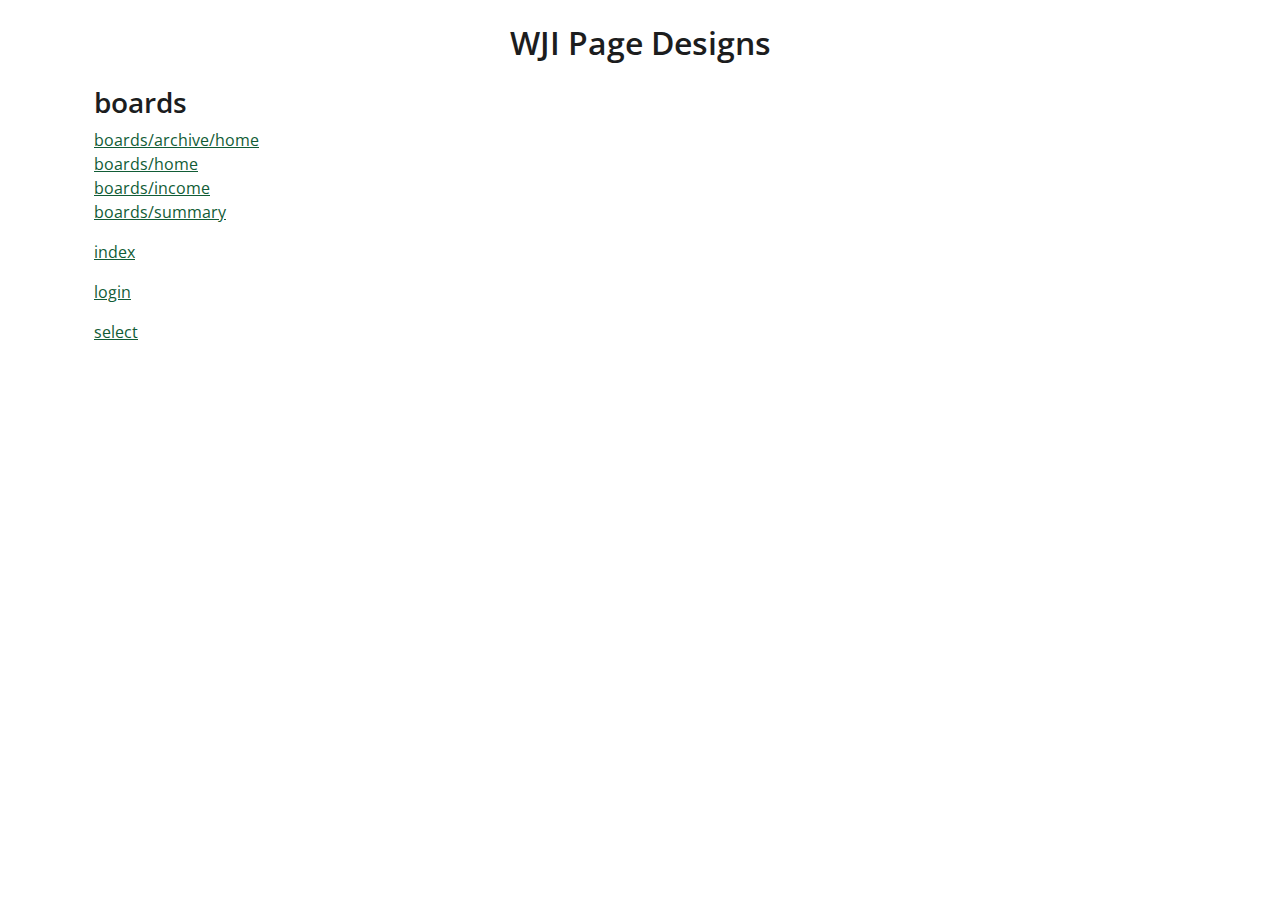
<file: index.html>
<!DOCTYPE html><html lang="en-us"><head><meta charset="utf-8"><meta name="viewport" content="width=device-width, initial-scale=1.0, shrink-to-fit=no"><title>wji-bs5</title><link rel="stylesheet" href="assets/bootstrap/css/bootstrap.min.css"><link rel="stylesheet" href="https://fonts.googleapis.com/css?family=Open+Sans:300,400,600,700,800"><link rel="stylesheet" href="assets/css/styles.min.css"><link rel="stylesheet" href="https://cdn.materialdesignicons.com/5.4.55/css/materialdesignicons.min.css"></head><body><main><section id="page-designs" class="py-4"><div class="container"><h2 class="text-center mb-4 serif">WJI Page Designs</h2><div id="sitemap"></div></div></section></main><script>
document.addEventListener('DOMContentLoaded', function() {
    genSiteMap();
}, false);
</script>
<script src="assets/js/jquery.min.js"></script><script src="assets/bootstrap/js/bootstrap.min.js"></script><script src="assets/js/chart.min.js"></script><script src="assets/js/script.min.js"></script></body></html>
</file>
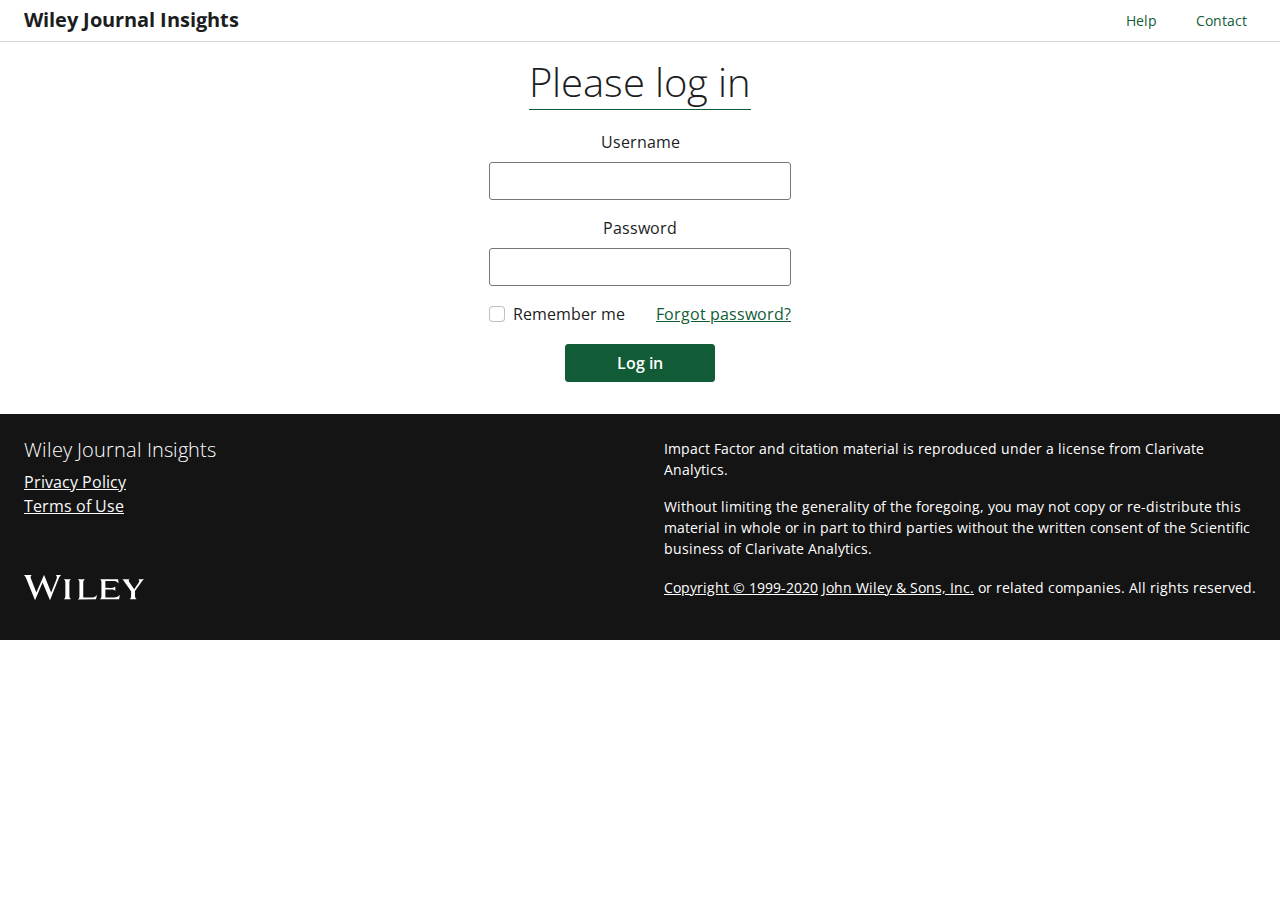
<file: login.html>
<!DOCTYPE html><html><head><meta charset="utf-8"><meta name="viewport" content="width=device-width, initial-scale=1.0, shrink-to-fit=no"><title>wji-bs5</title><link rel="stylesheet" href="assets/bootstrap/css/bootstrap.min.css"><link rel="stylesheet" href="https://fonts.googleapis.com/css?family=Open+Sans:300,400,600,700,800"><link rel="stylesheet" href="assets/css/styles.min.css"><link rel="stylesheet" href="https://cdn.materialdesignicons.com/5.4.55/css/materialdesignicons.min.css"></head><body><header class="sticky-top"><div class="bg-white border-bottom"><div class="container-fluid"><div class="d-flex justify-content-between"><div class="d-flex align-items-center"><div class="my-2"><span class="text-nowrap fw-bold h5">Wiley Journal Insights</span></div></div><div class="d-flex"><div class="d-flex"><div class="btn-group btn-group-sm" role="group"><button class="btn btn-link btn-sm d-inline-flex d-md-none align-items-center position-relative" type="button"><span class="mdi mdi-menu"></span></button><button class="btn btn-link btn-sm d-none d-md-inline-flex align-items-center" type="button" style="text-decoration:none"><span class="mdi mdi-sm mdi-help-circle me-1"></span><span class="text-nowrap">Help</span></button><button class="btn btn-link btn-sm d-none d-md-inline-flex align-items-center" type="button" style="text-decoration:none"><span class="mdi mdi-sm mdi-chat me-1"></span><span class="text-nowrap">Contact</span></button></div></div></div></div></div></div></header><main class="py-3"><div class="container-fluid"><section><h1 class="text-center text-primary fw-light"><span class="text-body border-primary border-bottom">Please log in</span></h1><section><div class="row justify-content-center"><div class="col" style="max-width: 350px;"><div class="my-3"><form class="text-center"><div class="form-group mb-3"><label class="form-label">Username</label><input class="form-control" type="email"></div><div class="form-group mb-3"><label class="form-label">Password</label><input class="form-control" type="password"></div><div class="d-flex justify-content-between"><div class="form-group mb-3"><div class="form-check"><input class="form-check-input" type="checkbox" id="formCheck-1"><label class="form-check-label" for="formCheck-1">Remember me</label></div></div><a class="text-end text-decoration-underline" href="#"><span style="text-decoration: underline;">Forgot password?</span></a></div><a class="btn btn-primary" role="button" style="min-width: 150px;" href="select.html">Log in</a></form></div></div></div></section></section></div></main><footer class="text-white bg-dark py-4"><div class="container-fluid"><div class="row"><div class="col-12 col-lg-6 text-center text-lg-start"><h2 class="h5 fw-light">Wiley Journal Insights</h2><ul class="list-unstyled"><li><a class="link-light" href="#">Privacy Policy</a></li><li><a class="link-light" href="#">Terms of Use</a></li></ul></div><div class="col-12 col-lg-6 text-center text-lg-start"><p class="small">Impact Factor and citation material is reproduced under a license from Clarivate Analytics.</p><p class="small">Without limiting the generality of the foregoing, you may not copy or re-distribute this material in whole or in part to third parties without the written consent of the Scientific business of Clarivate Analytics.</p></div></div><div class="row justify-content-between"><div class="col-12 col-lg-auto"><img class="d-block float-lg-end mx-auto my-3 mt-lg-0" src="assets/img/wiley-wordmark-white.svg" width="120" alt="Wiley"></div><div class="col-12 col-lg-auto"><p class="text-center text-lg-start"><small><a class="text-reset" href="#">Copyright © 1999-2020</a>&nbsp;<a class="text-reset" href="#">John Wiley &amp; Sons, Inc.</a>&nbsp;or related companies. All rights reserved.</small></p></div></div></div></footer><script src="assets/js/jquery.min.js"></script><script src="assets/bootstrap/js/bootstrap.min.js"></script><script src="assets/js/chart.min.js"></script><script src="assets/js/script.min.js"></script></body></html>
</file>
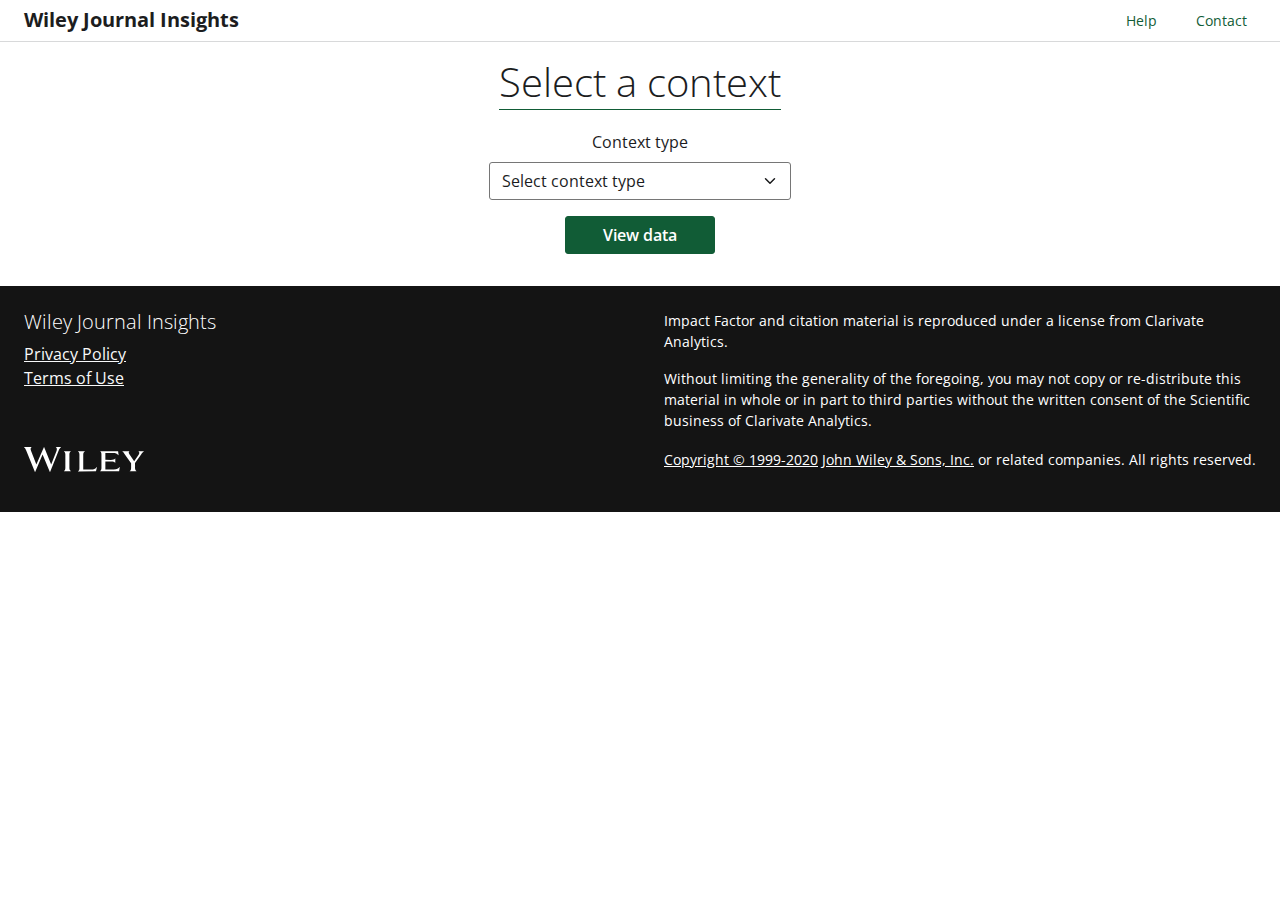
<file: select.html>
<!DOCTYPE html><html><head><meta charset="utf-8"><meta name="viewport" content="width=device-width, initial-scale=1.0, shrink-to-fit=no"><title>wji-bs5</title><link rel="stylesheet" href="assets/bootstrap/css/bootstrap.min.css"><link rel="stylesheet" href="https://fonts.googleapis.com/css?family=Open+Sans:300,400,600,700,800"><link rel="stylesheet" href="assets/css/styles.min.css"><link rel="stylesheet" href="https://cdn.materialdesignicons.com/5.4.55/css/materialdesignicons.min.css"></head><body><header class="sticky-top"><div class="bg-white border-bottom"><div class="container-fluid"><div class="d-flex justify-content-between"><div class="d-flex align-items-center"><div class="my-2"><span class="text-nowrap fw-bold h5">Wiley Journal Insights</span></div></div><div class="d-flex"><div class="d-flex"><div class="btn-group btn-group-sm" role="group"><button class="btn btn-link btn-sm d-inline-flex d-md-none align-items-center position-relative" type="button"><span class="mdi mdi-menu"></span></button><button class="btn btn-link btn-sm d-none d-md-inline-flex align-items-center" type="button" style="text-decoration:none"><span class="mdi mdi-sm mdi-help-circle me-1"></span><span class="text-nowrap">Help</span></button><button class="btn btn-link btn-sm d-none d-md-inline-flex align-items-center" type="button" style="text-decoration:none"><span class="mdi mdi-sm mdi-chat me-1"></span><span class="text-nowrap">Contact</span></button></div></div></div></div></div></div></header><main class="py-3"><div class="container-fluid"><section><h1 class="text-center text-primary fw-light"><span class="text-body border-primary border-bottom">Select a context</span></h1><section><div class="row justify-content-center"><div class="col" style="max-width: 350px;"><div class="my-3"><form class="text-center"><div class="form-group mb-3"><label class="form-label">Context type</label><select class="form-select" id="selectContext"><option value="" selected="">Select context type</option><option value="13">Journal</option><option value="14">Society</option><option value="15">Subject</option></select></div><div class="d-none form-group mb-3" id="formGroupSociety"><label class="form-label">Select society</label><select class="form-select"><option value="" selected="">Select society</option><option value="13">AAA - American Association for Anatomy</option><option value="13">AAAS - American Association for the Advancement of Science</option><option value="13">AAAT - The American Acadamy of Addiction Psychiatry (AAAP)</option></select></div><div class="d-none form-group mb-3" id="formGroupJournal"><label class="form-label">Select journal</label><select class="form-select"><option value="" selected="">Select journal</option><option value="13">AAA - American Association for Anatomy</option><option value="13">AAAS - American Association for the Advancement of Science</option><option value="13">AAAT - The American Acadamy of Addiction Psychiatry (AAAP)</option></select></div><div class="d-none form-group mb-3" id="formGroupSubject"><label class="form-label">Select subject</label><select class="form-select"><option value="" selected="">Select subject</option><option value="13">AAA - American Association for Anatomy</option><option value="13">AAAS - American Association for the Advancement of Science</option><option value="13">AAAT - The American Acadamy of Addiction Psychiatry (AAAP)</option></select></div><a class="btn btn-primary" role="button" style="min-width: 150px;" href="boards/home.html">View data</a></form></div></div></div></section></section></div></main><footer class="text-white bg-dark py-4"><div class="container-fluid"><div class="row"><div class="col-12 col-lg-6 text-center text-lg-start"><h2 class="h5 fw-light">Wiley Journal Insights</h2><ul class="list-unstyled"><li><a class="link-light" href="#">Privacy Policy</a></li><li><a class="link-light" href="#">Terms of Use</a></li></ul></div><div class="col-12 col-lg-6 text-center text-lg-start"><p class="small">Impact Factor and citation material is reproduced under a license from Clarivate Analytics.</p><p class="small">Without limiting the generality of the foregoing, you may not copy or re-distribute this material in whole or in part to third parties without the written consent of the Scientific business of Clarivate Analytics.</p></div></div><div class="row justify-content-between"><div class="col-12 col-lg-auto"><img class="d-block float-lg-end mx-auto my-3 mt-lg-0" src="assets/img/wiley-wordmark-white.svg" width="120" alt="Wiley"></div><div class="col-12 col-lg-auto"><p class="text-center text-lg-start"><small><a class="text-reset" href="#">Copyright © 1999-2020</a>&nbsp;<a class="text-reset" href="#">John Wiley &amp; Sons, Inc.</a>&nbsp;or related companies. All rights reserved.</small></p></div></div></div></footer><script src="assets/js/jquery.min.js"></script><script src="assets/bootstrap/js/bootstrap.min.js"></script><script src="assets/js/chart.min.js"></script><script src="assets/js/script.min.js"></script></body></html>
</file>
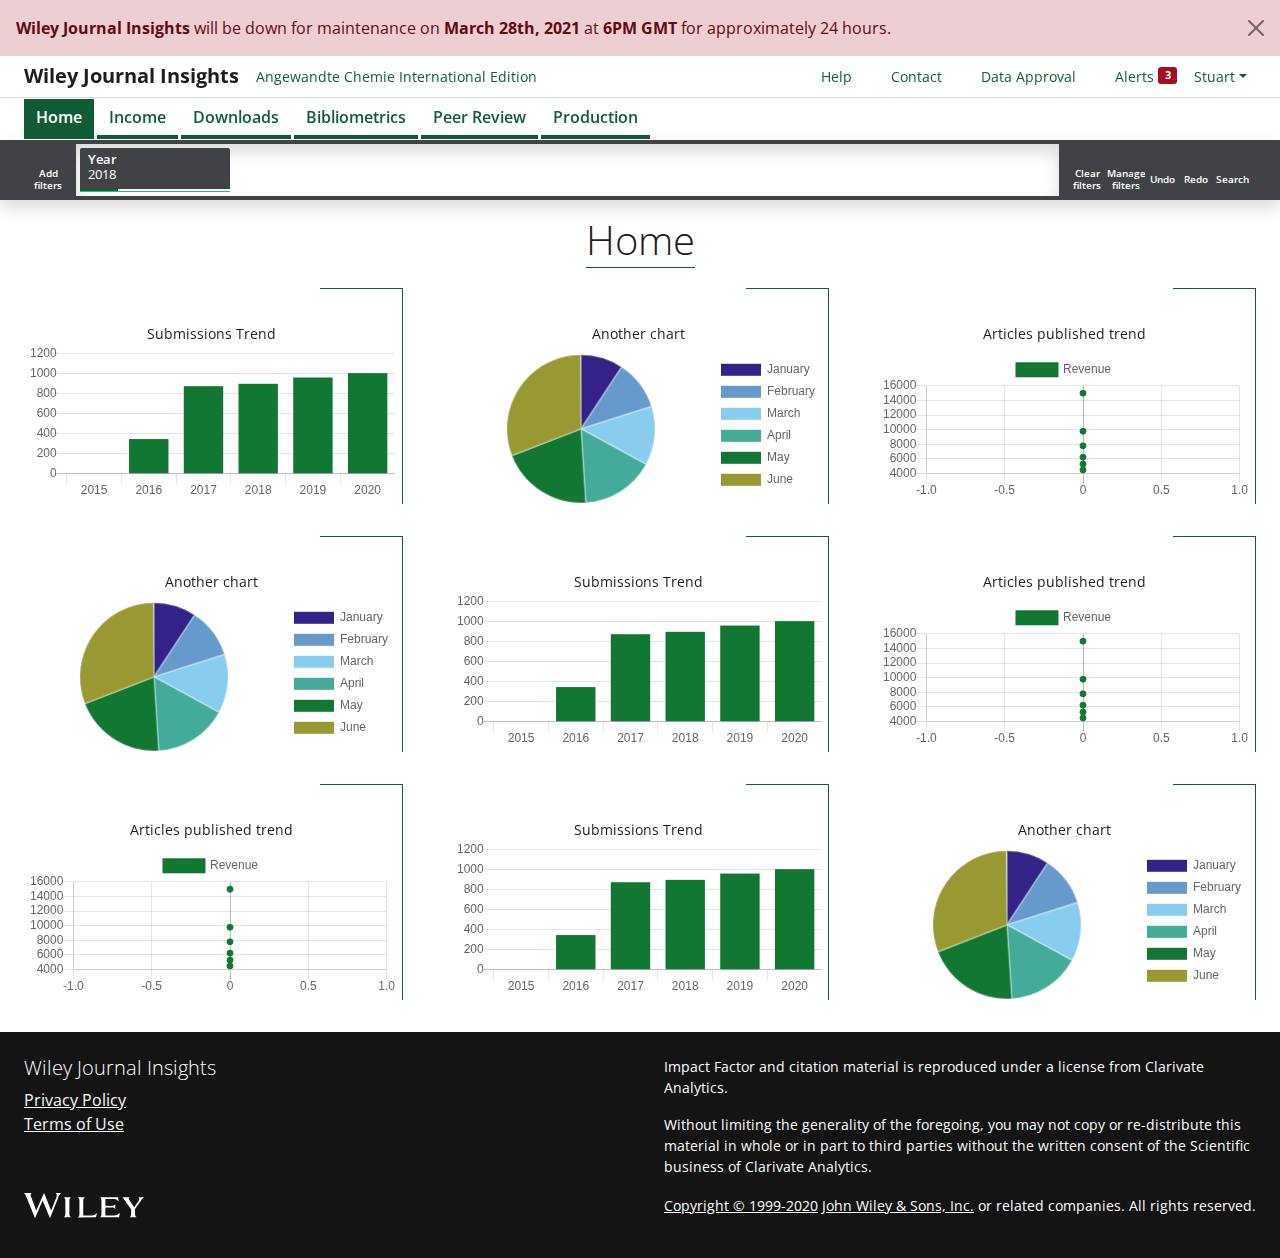
<file: boards/home.html>
<!DOCTYPE html><html lang="en-us"><head><meta charset="utf-8"><meta name="viewport" content="width=device-width, initial-scale=1.0, shrink-to-fit=no"><title>wji-bs5</title><link rel="stylesheet" href="../assets/bootstrap/css/bootstrap.min.css"><link rel="stylesheet" href="https://fonts.googleapis.com/css?family=Open+Sans:300,400,600,700,800"><link rel="stylesheet" href="../assets/css/styles.min.css"><link rel="stylesheet" href="https://cdn.materialdesignicons.com/5.4.55/css/materialdesignicons.min.css"></head><body><section><div class="alert alert-danger alert-dismissible border-0 mb-0 rounded-0" role="alert"><button type="button" class="btn-close" data-bs-dismiss="alert" aria-label="Close"></button><span><strong>Wiley Journal Insights</strong> will be down for maintenance on <strong>March 28th, 2021</strong> at <strong>6PM GMT&nbsp;</strong>for approximately 24 hours.</span></div></section><header class="sticky-top"><div class="bg-white border-bottom"><div class="container-fluid"><div class="d-flex justify-content-between"><div class="d-flex flex-shrink-1 align-items-center" style="min-width: 0;"><div class="text-nowrap flex-shrink-0 flex-nowrap my-2"><span class="text-nowrap fw-bold h5">Wiley Journal Insights</span></div><div class="d-flex flex-shrink-1 align-self-stretch ms-2" style="min-width: 0;"><button class="btn btn-link btn-sm d-inline-flex flex-shrink-1 align-items-center w-100" type="button" data-bs-toggle="modal" data-bs-target="#modal--change-context" style="text-decoration: none;"><span class="text-nowrap text-truncate">Angewandte Chemie International Edition</span><span class="mdi mdi-sm mdi-pencil ms-1"></span></button></div></div><div class="d-flex"><div class="d-flex"><div class="btn-group btn-group-sm" role="group"><button class="btn btn-link btn-sm d-inline-flex d-md-none align-items-center position-relative" type="button"><span class="mdi mdi-menu"></span><span class="badge bg-danger ms-1 position-absolute" style="right: 4px;top: 4px;">3</span></button><button class="btn btn-link btn-sm d-none d-md-inline-flex align-items-center" type="button" style="text-decoration:none!important"><span class="mdi mdi-sm mdi-help-circle me-1"></span><span class="text-nowrap">Help</span></button><button class="btn btn-link btn-sm d-none d-md-inline-flex align-items-center" type="button" style="text-decoration:none!important"><span class="mdi mdi-sm mdi-chat me-1"></span><span class="text-nowrap">Contact</span></button><button class="btn btn-link btn-sm d-none d-md-inline-flex align-items-center" type="button" style="text-decoration:none!important"><span class="mdi mdi-sm mdi-check me-1"></span><span class="text-nowrap">Data Approval</span></button><button class="btn btn-link btn-sm d-none d-md-inline-flex align-items-center" type="button" style="text-decoration:none!important"><span class="mdi mdi-sm mdi-bell me-1"></span><span class="text-nowrap">Alerts</span><span class="badge bg-danger ms-1">3</span></button><div class="dropdown btn-group d-none d-md-inline-flex" role="group"><button class="btn btn-link btn-sm dropdown-toggle" aria-expanded="false" data-bs-toggle="dropdown" type="button" style="text-decoration:none!important">Stuart</button><div class="dropdown-menu dropdown-menu-end smaller"><a class="dropdown-item" href="#">Change Journal</a><a class="dropdown-item" href="#">Admin</a><div class="dropdown-divider"></div><a class="dropdown-item" href="#">Log out</a></div></div></div></div></div></div></div></div><div class="bg-white w-100 overflow-auto border-bottom border-top border-white" style="scroll-snap-type: x mandatory;"><div class="container-fluid"><div><div class="btn-group" role="group"><button class="btn btn-outline-primary active border rounded-0 border-0 border-bottom border-primary me-1" type="button" style="border-bottom-width: 4px!important; scroll-snap-align:start;">Home</button><a class="btn btn-outline-primary border rounded-0 border-0 border-bottom border-primary me-1" role="button" style="border-bottom-width: 4px!important; scroll-snap-align:start;" href="income.html">Income</a><button class="btn btn-outline-primary border rounded-0 border-0 border-bottom border-primary me-1" type="button" style="border-bottom-width: 4px!important; scroll-snap-align:start;">Downloads</button><button class="btn btn-outline-primary border rounded-0 border-0 border-bottom border-primary me-1" type="button" style="border-bottom-width: 4px!important; scroll-snap-align:start;">Bibliometrics</button><button class="btn btn-outline-primary text-nowrap border rounded-0 border-0 border-bottom border-primary me-1" type="button" style="border-bottom-width: 4px!important; scroll-snap-align:start;">Peer Review</button><button class="btn btn-outline-primary border rounded-0 border-0 border-bottom border-primary me-1" type="button" style="border-bottom-width: 4px!important; scroll-snap-align:start;">Production</button></div></div></div></div><div class="shadow bg-gray"><div class="container-fluid"><div class="d-flex justify-content-between"><div class="d-flex align-items-center p-md-1"><div class="btn-group d-none d-md-inline-flex" role="group"><button class="btn btn-sm d-flex flex-column justify-content-center align-items-center p-1 btn-gray" type="button" style="max-width: 40px;"><span class="mdi mdi-filter-plus mdi-sm"></span><span class="text-center d-inline-flex flex-grow-1 align-items-center" style="font-size: 10px;line-height: 12px;">Add filters</span></button></div><button class="btn btn-secondary d-inline-flex d-md-none align-items-center" type="button"><span class="mdi-filter mdi me-1"></span><span class="text-center">Manage filters</span></button></div><div class="d-none d-md-flex flex-grow-1 p-md-1"><div class="bg-white d-flex p-1 w-100" style="box-shadow: inset 0 .5rem 1rem rgba(0,0,0,.15);"><button class="btn btn-sm d-inline-flex flex-column p-0 border-0 btn-gray" type="button" style="min-width: 150px;"><span class="d-flex flex-grow-1 ps-2 pe-1 py-1 w-100"><span class="d-inline-flex flex-column flex-grow-1 justify-content-start align-items-start" style="font-size: 13px;line-height: 15px;"><span>Year</span><span class="fw-normal">2018</span></span><span class="mdi mdi-close-circle mdi-sm ms-1"></span></span><span class="bg-light d-flex w-100 border-bottom border-secondary" style="height: 3px;"><span class="bg-primary d-inline-flex w-25"></span></span></button></div></div><div class="d-flex align-items-center p-md-1"><div class="btn-group d-none d-md-inline-flex" role="group"><button class="btn btn-sm d-flex flex-column justify-content-center align-items-center p-1 btn-gray" type="button" style="max-width: 40px;"><span class="mdi mdi-filter-remove mdi-sm"></span><span class="text-center d-inline-flex flex-grow-1 align-items-center" style="font-size: 10px;line-height: 12px;">Clear filters</span></button><button class="btn btn-sm d-flex flex-column justify-content-center align-items-center p-1 btn-gray" type="button" style="max-width: 40px;"><span class="mdi mdi-filter mdi-sm"></span><span class="text-center d-inline-flex flex-grow-1 align-items-center" style="font-size: 10px;line-height: 12px;">Manage filters</span></button><button class="btn btn-sm d-flex flex-column justify-content-center align-items-center p-1 btn-gray" type="button" style="max-width: 40px;"><span class="mdi mdi-undo mdi-sm"></span><span class="text-center d-inline-flex flex-grow-1 align-items-center" style="font-size: 10px;line-height: 12px;">Undo</span></button><button class="btn btn-sm d-flex flex-column justify-content-center align-items-center p-1 btn-gray" type="button" style="max-width: 40px;"><span class="mdi mdi-redo mdi-sm"></span><span class="text-center d-inline-flex flex-grow-1 align-items-center" style="font-size: 10px;line-height: 12px;">Redo</span></button><button class="btn btn-sm d-flex flex-column justify-content-center align-items-center p-1 btn-gray" type="button" style="max-width: 40px;"><span class="mdi mdi-magnify mdi-sm"></span><span class="text-center d-inline-flex flex-grow-1 align-items-center" style="font-size: 10px;line-height: 12px;">Search</span></button></div><button class="btn btn-secondary d-inline-flex d-md-none align-items-center" type="button"><span class="mdi-magnify mdi me-1"></span><span class="text-center">Search</span></button></div></div></div></div></header><main class="py-3"><div class="container-fluid"><section><h1 class="text-center text-primary fw-light"><span class="text-body border-primary border-bottom">Home</span></h1><section><div class="row"><div class="col-12 col-md-6 col-lg-4"><div class="border-end border-primary my-3"><div class="text-end"><div class="btn-group btn-group-sm border-top border-primary" role="group"><button class="btn btn-link d-inline-flex justify-content-center align-items-center p-1" type="button"><span class="mdi mdi-sm mdi-information"></span></button><button class="btn btn-link d-inline-flex justify-content-center align-items-center p-1" type="button"><span class="mdi mdi-sm mdi-fullscreen"></span></button><button class="btn btn-link d-inline-flex justify-content-center align-items-center p-1" type="button"><span class="mdi mdi-sm mdi-camera"></span></button></div></div><div class="me-1"><canvas data-bss-chart="{&quot;type&quot;:&quot;bar&quot;,&quot;data&quot;:{&quot;labels&quot;:[&quot;2015&quot;,&quot;2016&quot;,&quot;2017&quot;,&quot;2018&quot;,&quot;2019&quot;,&quot;2020&quot;],&quot;datasets&quot;:[{&quot;label&quot;:&quot;Submissions&quot;,&quot;backgroundColor&quot;:&quot;#117733&quot;,&quot;borderColor&quot;:&quot;&quot;,&quot;data&quot;:[&quot;0&quot;,&quot;346&quot;,&quot;876&quot;,&quot;900&quot;,&quot;963&quot;,&quot;1007&quot;]}]},&quot;options&quot;:{&quot;maintainAspectRatio&quot;:true,&quot;legend&quot;:{&quot;display&quot;:false,&quot;reverse&quot;:false,&quot;labels&quot;:{&quot;fontStyle&quot;:&quot;normal&quot;}},&quot;title&quot;:{&quot;text&quot;:&quot;Submissions Trend&quot;,&quot;display&quot;:true,&quot;position&quot;:&quot;top&quot;,&quot;fontFamily&quot;:&quot;'Open Sans', sans-serif&quot;,&quot;fontSize&quot;:14,&quot;fontColor&quot;:&quot;#1c1d1e&quot;,&quot;fontStyle&quot;:&quot;normal&quot;},&quot;scales&quot;:{&quot;xAxes&quot;:[{&quot;gridLines&quot;:{&quot;drawBorder&quot;:false,&quot;drawTicks&quot;:true,&quot;drawOnChartArea&quot;:false},&quot;ticks&quot;:{&quot;beginAtZero&quot;:true}}],&quot;yAxes&quot;:[{&quot;gridLines&quot;:{&quot;drawBorder&quot;:false,&quot;drawTicks&quot;:true,&quot;drawOnChartArea&quot;:true},&quot;ticks&quot;:{&quot;beginAtZero&quot;:true}}]}}}"></canvas></div></div></div><div class="col-12 col-md-6 col-lg-4"><div class="border-end border-primary my-3"><div class="text-end"><div class="btn-group btn-group-sm border-top border-primary" role="group"><button class="btn btn-link d-inline-flex justify-content-center align-items-center p-1" type="button"><span class="mdi mdi-sm mdi-information"></span></button><button class="btn btn-link d-inline-flex justify-content-center align-items-center p-1" type="button"><span class="mdi mdi-sm mdi-fullscreen"></span></button><button class="btn btn-link d-inline-flex justify-content-center align-items-center p-1" type="button"><span class="mdi mdi-sm mdi-camera"></span></button></div></div><div class="me-1"><canvas data-bss-chart="{&quot;type&quot;:&quot;pie&quot;,&quot;data&quot;:{&quot;labels&quot;:[&quot;January&quot;,&quot;February&quot;,&quot;March&quot;,&quot;April&quot;,&quot;May&quot;,&quot;June&quot;],&quot;datasets&quot;:[{&quot;label&quot;:&quot;Revenue&quot;,&quot;backgroundColor&quot;:[&quot;#332288&quot;,&quot;#6699cc&quot;,&quot;#88ccee&quot;,&quot;#44aa99&quot;,&quot;#117733&quot;,&quot;#999933&quot;],&quot;borderColor&quot;:[&quot;rgba(255,255,255,0.25)&quot;,&quot;rgba(255,255,255,0.25)&quot;,&quot;rgba(255,255,255,0.25)&quot;,&quot;rgba(255,255,255,0.25)&quot;,&quot;rgba(255,255,255,0.25)&quot;,&quot;rgba(255,255,255,0.25)&quot;],&quot;data&quot;:[&quot;4500&quot;,&quot;5300&quot;,&quot;6250&quot;,&quot;7800&quot;,&quot;9800&quot;,&quot;15000&quot;]}]},&quot;options&quot;:{&quot;maintainAspectRatio&quot;:true,&quot;legend&quot;:{&quot;display&quot;:true,&quot;position&quot;:&quot;right&quot;,&quot;labels&quot;:{&quot;fontStyle&quot;:&quot;normal&quot;}},&quot;title&quot;:{&quot;text&quot;:&quot;Another chart&quot;,&quot;display&quot;:true,&quot;fontColor&quot;:&quot;#1c1d1e&quot;,&quot;fontSize&quot;:14,&quot;fontFamily&quot;:&quot;'Open Sans', sans-serif&quot;,&quot;fontStyle&quot;:&quot;normal&quot;}}}"></canvas></div></div></div><div class="col-12 col-md-6 col-lg-4"><div class="border-end border-primary my-3"><div class="text-end"><div class="btn-group btn-group-sm border-top border-primary" role="group"><button class="btn btn-link d-inline-flex justify-content-center align-items-center p-1" type="button"><span class="mdi mdi-sm mdi-information"></span></button><button class="btn btn-link d-inline-flex justify-content-center align-items-center p-1" type="button"><span class="mdi mdi-sm mdi-fullscreen"></span></button><button class="btn btn-link d-inline-flex justify-content-center align-items-center p-1" type="button"><span class="mdi mdi-sm mdi-camera"></span></button></div></div><div class="me-1"><canvas data-bss-chart="{&quot;type&quot;:&quot;scatter&quot;,&quot;data&quot;:{&quot;datasets&quot;:[{&quot;label&quot;:&quot;Revenue&quot;,&quot;backgroundColor&quot;:&quot;#117733&quot;,&quot;borderColor&quot;:&quot;#117733&quot;,&quot;data&quot;:[{&quot;x&quot;:&quot;&quot;,&quot;y&quot;:&quot;4500&quot;},{&quot;x&quot;:&quot;&quot;,&quot;y&quot;:&quot;5300&quot;},{&quot;x&quot;:&quot;&quot;,&quot;y&quot;:&quot;6250&quot;},{&quot;x&quot;:&quot;&quot;,&quot;y&quot;:&quot;7800&quot;},{&quot;x&quot;:&quot;&quot;,&quot;y&quot;:&quot;9800&quot;},{&quot;x&quot;:&quot;&quot;,&quot;y&quot;:&quot;15000&quot;}]}]},&quot;options&quot;:{&quot;maintainAspectRatio&quot;:true,&quot;legend&quot;:{&quot;display&quot;:true,&quot;labels&quot;:{&quot;fontStyle&quot;:&quot;normal&quot;}},&quot;title&quot;:{&quot;fontColor&quot;:&quot;#1c1d1e&quot;,&quot;fontSize&quot;:14,&quot;fontFamily&quot;:&quot;'Open Sans', sans-serif&quot;,&quot;display&quot;:true,&quot;text&quot;:&quot;Articles published trend&quot;,&quot;fontStyle&quot;:&quot;normal&quot;}}}"></canvas></div></div></div></div></section><section><div class="row"><div class="col-12 col-md-6 col-lg-4"><div class="border-end border-primary my-3"><div class="text-end"><div class="btn-group btn-group-sm border-top border-primary" role="group"><button class="btn btn-link d-inline-flex justify-content-center align-items-center p-1" type="button"><span class="mdi mdi-sm mdi-information"></span></button><button class="btn btn-link d-inline-flex justify-content-center align-items-center p-1" type="button"><span class="mdi mdi-sm mdi-fullscreen"></span></button><button class="btn btn-link d-inline-flex justify-content-center align-items-center p-1" type="button"><span class="mdi mdi-sm mdi-camera"></span></button></div></div><div class="me-1"><canvas data-bss-chart="{&quot;type&quot;:&quot;pie&quot;,&quot;data&quot;:{&quot;labels&quot;:[&quot;January&quot;,&quot;February&quot;,&quot;March&quot;,&quot;April&quot;,&quot;May&quot;,&quot;June&quot;],&quot;datasets&quot;:[{&quot;label&quot;:&quot;Revenue&quot;,&quot;backgroundColor&quot;:[&quot;#332288&quot;,&quot;#6699cc&quot;,&quot;#88ccee&quot;,&quot;#44aa99&quot;,&quot;#117733&quot;,&quot;#999933&quot;],&quot;borderColor&quot;:[&quot;rgba(255,255,255,0.25)&quot;,&quot;rgba(255,255,255,0.25)&quot;,&quot;rgba(255,255,255,0.25)&quot;,&quot;rgba(255,255,255,0.25)&quot;,&quot;rgba(255,255,255,0.25)&quot;,&quot;rgba(255,255,255,0.25)&quot;],&quot;data&quot;:[&quot;4500&quot;,&quot;5300&quot;,&quot;6250&quot;,&quot;7800&quot;,&quot;9800&quot;,&quot;15000&quot;]}]},&quot;options&quot;:{&quot;maintainAspectRatio&quot;:true,&quot;legend&quot;:{&quot;display&quot;:true,&quot;position&quot;:&quot;right&quot;,&quot;labels&quot;:{&quot;fontStyle&quot;:&quot;normal&quot;}},&quot;title&quot;:{&quot;text&quot;:&quot;Another chart&quot;,&quot;display&quot;:true,&quot;fontColor&quot;:&quot;#1c1d1e&quot;,&quot;fontSize&quot;:14,&quot;fontFamily&quot;:&quot;'Open Sans', sans-serif&quot;,&quot;fontStyle&quot;:&quot;normal&quot;}}}"></canvas></div></div></div><div class="col-12 col-md-6 col-lg-4"><div class="border-end border-primary my-3"><div class="text-end"><div class="btn-group btn-group-sm border-top border-primary" role="group"><button class="btn btn-link d-inline-flex justify-content-center align-items-center p-1" type="button"><span class="mdi mdi-sm mdi-information"></span></button><button class="btn btn-link d-inline-flex justify-content-center align-items-center p-1" type="button"><span class="mdi mdi-sm mdi-fullscreen"></span></button><button class="btn btn-link d-inline-flex justify-content-center align-items-center p-1" type="button"><span class="mdi mdi-sm mdi-camera"></span></button></div></div><div class="me-1"><canvas data-bss-chart="{&quot;type&quot;:&quot;bar&quot;,&quot;data&quot;:{&quot;labels&quot;:[&quot;2015&quot;,&quot;2016&quot;,&quot;2017&quot;,&quot;2018&quot;,&quot;2019&quot;,&quot;2020&quot;],&quot;datasets&quot;:[{&quot;label&quot;:&quot;Submissions&quot;,&quot;backgroundColor&quot;:&quot;#117733&quot;,&quot;borderColor&quot;:&quot;&quot;,&quot;data&quot;:[&quot;0&quot;,&quot;346&quot;,&quot;876&quot;,&quot;900&quot;,&quot;963&quot;,&quot;1007&quot;]}]},&quot;options&quot;:{&quot;maintainAspectRatio&quot;:true,&quot;legend&quot;:{&quot;display&quot;:false,&quot;reverse&quot;:false,&quot;labels&quot;:{&quot;fontStyle&quot;:&quot;normal&quot;}},&quot;title&quot;:{&quot;text&quot;:&quot;Submissions Trend&quot;,&quot;display&quot;:true,&quot;position&quot;:&quot;top&quot;,&quot;fontFamily&quot;:&quot;'Open Sans', sans-serif&quot;,&quot;fontSize&quot;:14,&quot;fontColor&quot;:&quot;#1c1d1e&quot;,&quot;fontStyle&quot;:&quot;normal&quot;},&quot;scales&quot;:{&quot;xAxes&quot;:[{&quot;gridLines&quot;:{&quot;drawBorder&quot;:false,&quot;drawTicks&quot;:true,&quot;drawOnChartArea&quot;:false},&quot;ticks&quot;:{&quot;beginAtZero&quot;:true}}],&quot;yAxes&quot;:[{&quot;gridLines&quot;:{&quot;drawBorder&quot;:false,&quot;drawTicks&quot;:true,&quot;drawOnChartArea&quot;:true},&quot;ticks&quot;:{&quot;beginAtZero&quot;:true}}]}}}"></canvas></div></div></div><div class="col-12 col-md-6 col-lg-4"><div class="border-end border-primary my-3"><div class="text-end"><div class="btn-group btn-group-sm border-top border-primary" role="group"><button class="btn btn-link d-inline-flex justify-content-center align-items-center p-1" type="button"><span class="mdi mdi-sm mdi-information"></span></button><button class="btn btn-link d-inline-flex justify-content-center align-items-center p-1" type="button"><span class="mdi mdi-sm mdi-fullscreen"></span></button><button class="btn btn-link d-inline-flex justify-content-center align-items-center p-1" type="button"><span class="mdi mdi-sm mdi-camera"></span></button></div></div><div class="me-1"><canvas data-bss-chart="{&quot;type&quot;:&quot;scatter&quot;,&quot;data&quot;:{&quot;datasets&quot;:[{&quot;label&quot;:&quot;Revenue&quot;,&quot;backgroundColor&quot;:&quot;#117733&quot;,&quot;borderColor&quot;:&quot;#117733&quot;,&quot;data&quot;:[{&quot;x&quot;:&quot;&quot;,&quot;y&quot;:&quot;4500&quot;},{&quot;x&quot;:&quot;&quot;,&quot;y&quot;:&quot;5300&quot;},{&quot;x&quot;:&quot;&quot;,&quot;y&quot;:&quot;6250&quot;},{&quot;x&quot;:&quot;&quot;,&quot;y&quot;:&quot;7800&quot;},{&quot;x&quot;:&quot;&quot;,&quot;y&quot;:&quot;9800&quot;},{&quot;x&quot;:&quot;&quot;,&quot;y&quot;:&quot;15000&quot;}]}]},&quot;options&quot;:{&quot;maintainAspectRatio&quot;:true,&quot;legend&quot;:{&quot;display&quot;:true,&quot;labels&quot;:{&quot;fontStyle&quot;:&quot;normal&quot;}},&quot;title&quot;:{&quot;fontColor&quot;:&quot;#1c1d1e&quot;,&quot;fontSize&quot;:14,&quot;fontFamily&quot;:&quot;'Open Sans', sans-serif&quot;,&quot;display&quot;:true,&quot;text&quot;:&quot;Articles published trend&quot;,&quot;fontStyle&quot;:&quot;normal&quot;}}}"></canvas></div></div></div></div></section><section><div class="row"><div class="col-12 col-md-6 col-lg-4"><div class="border-end border-primary my-3"><div class="text-end"><div class="btn-group btn-group-sm border-top border-primary" role="group"><button class="btn btn-link d-inline-flex justify-content-center align-items-center p-1" type="button"><span class="mdi mdi-sm mdi-information"></span></button><button class="btn btn-link d-inline-flex justify-content-center align-items-center p-1" type="button"><span class="mdi mdi-sm mdi-fullscreen"></span></button><button class="btn btn-link d-inline-flex justify-content-center align-items-center p-1" type="button"><span class="mdi mdi-sm mdi-camera"></span></button></div></div><div class="me-1"><canvas data-bss-chart="{&quot;type&quot;:&quot;scatter&quot;,&quot;data&quot;:{&quot;datasets&quot;:[{&quot;label&quot;:&quot;Revenue&quot;,&quot;backgroundColor&quot;:&quot;#117733&quot;,&quot;borderColor&quot;:&quot;#117733&quot;,&quot;data&quot;:[{&quot;x&quot;:&quot;&quot;,&quot;y&quot;:&quot;4500&quot;},{&quot;x&quot;:&quot;&quot;,&quot;y&quot;:&quot;5300&quot;},{&quot;x&quot;:&quot;&quot;,&quot;y&quot;:&quot;6250&quot;},{&quot;x&quot;:&quot;&quot;,&quot;y&quot;:&quot;7800&quot;},{&quot;x&quot;:&quot;&quot;,&quot;y&quot;:&quot;9800&quot;},{&quot;x&quot;:&quot;&quot;,&quot;y&quot;:&quot;15000&quot;}]}]},&quot;options&quot;:{&quot;maintainAspectRatio&quot;:true,&quot;legend&quot;:{&quot;display&quot;:true,&quot;labels&quot;:{&quot;fontStyle&quot;:&quot;normal&quot;}},&quot;title&quot;:{&quot;fontColor&quot;:&quot;#1c1d1e&quot;,&quot;fontSize&quot;:14,&quot;fontFamily&quot;:&quot;'Open Sans', sans-serif&quot;,&quot;display&quot;:true,&quot;text&quot;:&quot;Articles published trend&quot;,&quot;fontStyle&quot;:&quot;normal&quot;}}}"></canvas></div></div></div><div class="col-12 col-md-6 col-lg-4"><div class="border-end border-primary my-3"><div class="text-end"><div class="btn-group btn-group-sm border-top border-primary" role="group"><button class="btn btn-link d-inline-flex justify-content-center align-items-center p-1" type="button"><span class="mdi mdi-sm mdi-information"></span></button><button class="btn btn-link d-inline-flex justify-content-center align-items-center p-1" type="button"><span class="mdi mdi-sm mdi-fullscreen"></span></button><button class="btn btn-link d-inline-flex justify-content-center align-items-center p-1" type="button"><span class="mdi mdi-sm mdi-camera"></span></button></div></div><div class="me-1"><canvas data-bss-chart="{&quot;type&quot;:&quot;bar&quot;,&quot;data&quot;:{&quot;labels&quot;:[&quot;2015&quot;,&quot;2016&quot;,&quot;2017&quot;,&quot;2018&quot;,&quot;2019&quot;,&quot;2020&quot;],&quot;datasets&quot;:[{&quot;label&quot;:&quot;Submissions&quot;,&quot;backgroundColor&quot;:&quot;#117733&quot;,&quot;borderColor&quot;:&quot;&quot;,&quot;data&quot;:[&quot;0&quot;,&quot;346&quot;,&quot;876&quot;,&quot;900&quot;,&quot;963&quot;,&quot;1007&quot;]}]},&quot;options&quot;:{&quot;maintainAspectRatio&quot;:true,&quot;legend&quot;:{&quot;display&quot;:false,&quot;reverse&quot;:false,&quot;labels&quot;:{&quot;fontStyle&quot;:&quot;normal&quot;}},&quot;title&quot;:{&quot;text&quot;:&quot;Submissions Trend&quot;,&quot;display&quot;:true,&quot;position&quot;:&quot;top&quot;,&quot;fontFamily&quot;:&quot;'Open Sans', sans-serif&quot;,&quot;fontSize&quot;:14,&quot;fontColor&quot;:&quot;#1c1d1e&quot;,&quot;fontStyle&quot;:&quot;normal&quot;},&quot;scales&quot;:{&quot;xAxes&quot;:[{&quot;gridLines&quot;:{&quot;drawBorder&quot;:false,&quot;drawTicks&quot;:true,&quot;drawOnChartArea&quot;:false},&quot;ticks&quot;:{&quot;beginAtZero&quot;:true}}],&quot;yAxes&quot;:[{&quot;gridLines&quot;:{&quot;drawBorder&quot;:false,&quot;drawTicks&quot;:true,&quot;drawOnChartArea&quot;:true},&quot;ticks&quot;:{&quot;beginAtZero&quot;:true}}]}}}"></canvas></div></div></div><div class="col-12 col-md-6 col-lg-4"><div class="border-end border-primary my-3"><div class="text-end"><div class="btn-group btn-group-sm border-top border-primary" role="group"><button class="btn btn-link d-inline-flex justify-content-center align-items-center p-1" type="button"><span class="mdi mdi-sm mdi-information"></span></button><button class="btn btn-link d-inline-flex justify-content-center align-items-center p-1" type="button"><span class="mdi mdi-sm mdi-fullscreen"></span></button><button class="btn btn-link d-inline-flex justify-content-center align-items-center p-1" type="button"><span class="mdi mdi-sm mdi-camera"></span></button></div></div><div class="me-1"><canvas data-bss-chart="{&quot;type&quot;:&quot;pie&quot;,&quot;data&quot;:{&quot;labels&quot;:[&quot;January&quot;,&quot;February&quot;,&quot;March&quot;,&quot;April&quot;,&quot;May&quot;,&quot;June&quot;],&quot;datasets&quot;:[{&quot;label&quot;:&quot;Revenue&quot;,&quot;backgroundColor&quot;:[&quot;#332288&quot;,&quot;#6699cc&quot;,&quot;#88ccee&quot;,&quot;#44aa99&quot;,&quot;#117733&quot;,&quot;#999933&quot;],&quot;borderColor&quot;:[&quot;rgba(255,255,255,0.25)&quot;,&quot;rgba(255,255,255,0.25)&quot;,&quot;rgba(255,255,255,0.25)&quot;,&quot;rgba(255,255,255,0.25)&quot;,&quot;rgba(255,255,255,0.25)&quot;,&quot;rgba(255,255,255,0.25)&quot;],&quot;data&quot;:[&quot;4500&quot;,&quot;5300&quot;,&quot;6250&quot;,&quot;7800&quot;,&quot;9800&quot;,&quot;15000&quot;]}]},&quot;options&quot;:{&quot;maintainAspectRatio&quot;:true,&quot;legend&quot;:{&quot;display&quot;:true,&quot;position&quot;:&quot;right&quot;,&quot;labels&quot;:{&quot;fontStyle&quot;:&quot;normal&quot;}},&quot;title&quot;:{&quot;text&quot;:&quot;Another chart&quot;,&quot;display&quot;:true,&quot;fontColor&quot;:&quot;#1c1d1e&quot;,&quot;fontSize&quot;:14,&quot;fontFamily&quot;:&quot;'Open Sans', sans-serif&quot;,&quot;fontStyle&quot;:&quot;normal&quot;}}}"></canvas></div></div></div></div></section></section></div></main><footer class="text-white bg-dark py-4"><div class="container-fluid"><div class="row"><div class="col-12 col-lg-6 text-center text-lg-start"><h2 class="h5 fw-light">Wiley Journal Insights</h2><ul class="list-unstyled"><li><a class="link-light" href="#">Privacy Policy</a></li><li><a class="link-light" href="#">Terms of Use</a></li></ul></div><div class="col-12 col-lg-6 text-center text-lg-start"><p class="small">Impact Factor and citation material is reproduced under a license from Clarivate Analytics.</p><p class="small">Without limiting the generality of the foregoing, you may not copy or re-distribute this material in whole or in part to third parties without the written consent of the Scientific business of Clarivate Analytics.</p></div></div><div class="row justify-content-between"><div class="col-12 col-lg-auto"><img class="d-block float-lg-end mx-auto my-3 mt-lg-0" src="../assets/img/wiley-wordmark-white.svg" width="120" alt="Wiley"></div><div class="col-12 col-lg-auto"><p class="text-center text-lg-start"><small><a class="text-reset" href="#">Copyright © 1999-2020</a>&nbsp;<a class="text-reset" href="#">John Wiley &amp; Sons, Inc.</a>&nbsp;or related companies. All rights reserved.</small></p></div></div></div></footer><div><div class="modal fade" role="dialog" tabindex="-1" id="modal--change-context"><div class="modal-dialog" role="document"><div class="modal-content"><div class="modal-header"><h4>Change context</h4><button type="button" class="btn-close" data-bs-dismiss="modal" aria-label="Close"></button></div><div class="modal-body"><section class="border-bottom mb-3"><p>You are currently browsing data for:</p><p>Journal - <strong>Angewandte Chemie International Edition</strong></p></section><section><form class="text-center"><div class="form-group mb-3"><label class="form-label">Context type</label><select class="form-select" id="selectContext"><option value="" selected="">Select context type</option><option value="13">Journal</option><option value="14">Society</option><option value="15">Subject</option></select></div><div class="d-none form-group mb-3" id="formGroupSociety"><label class="form-label">Select society</label><select class="form-select"><option value="" selected="">Select society</option><option value="13">AAA - American Association for Anatomy</option><option value="13">AAAS - American Association for the Advancement of Science</option><option value="13">AAAT - The American Acadamy of Addiction Psychiatry (AAAP)</option></select></div><div class="d-none form-group mb-3" id="formGroupJournal"><label class="form-label">Select journal</label><select class="form-select"><option value="" selected="">Select journal</option><option value="13">AAA - American Association for Anatomy</option><option value="13">AAAS - American Association for the Advancement of Science</option><option value="13">AAAT - The American Acadamy of Addiction Psychiatry (AAAP)</option></select></div><div class="d-none form-group mb-3" id="formGroupSubject"><label class="form-label">Select subject</label><select class="form-select"><option value="" selected="">Select subject</option><option value="13">AAA - American Association for Anatomy</option><option value="13">AAAS - American Association for the Advancement of Science</option><option value="13">AAAT - The American Acadamy of Addiction Psychiatry (AAAP)</option></select></div></form></section></div><div class="modal-footer"><button class="btn btn-light" type="button" data-bs-dismiss="modal">Close</button><button class="btn btn-primary" type="button">Change</button></div></div></div></div></div><script src="../assets/js/jquery.min.js"></script><script src="../assets/bootstrap/js/bootstrap.min.js"></script><script src="../assets/js/chart.min.js"></script><script src="../assets/js/script.min.js"></script></body></html>
</file>
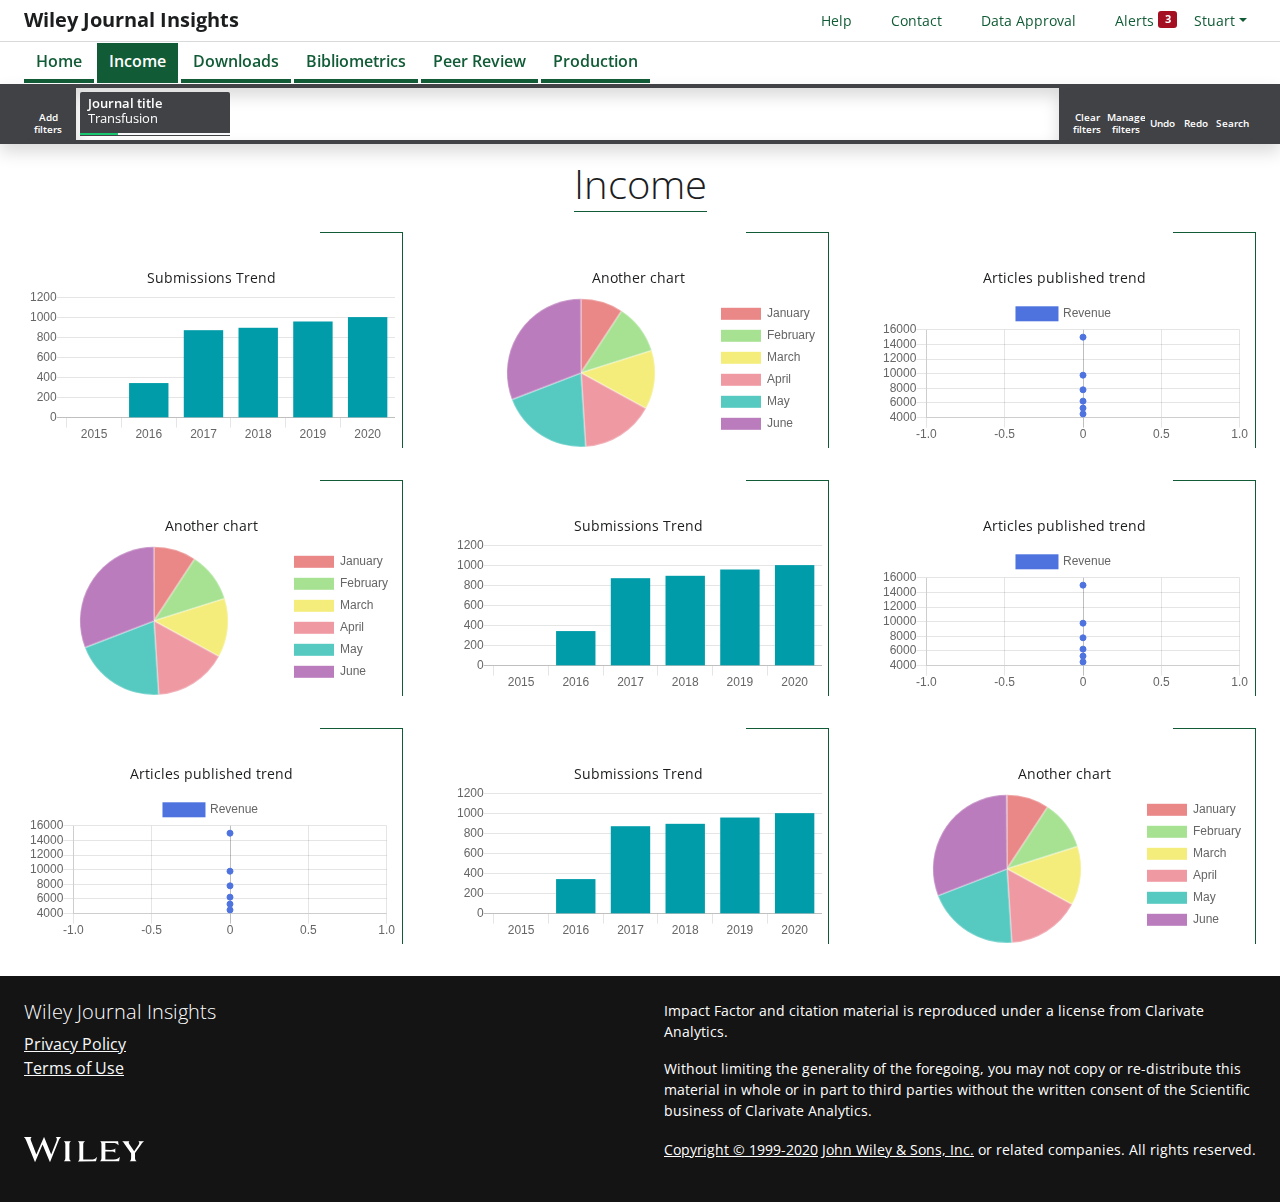
<file: boards/income.html>
<!DOCTYPE html><html lang="en-us"><head><meta charset="utf-8"><meta name="viewport" content="width=device-width, initial-scale=1.0, shrink-to-fit=no"><title>wji-bs5</title><link rel="stylesheet" href="../assets/bootstrap/css/bootstrap.min.css"><link rel="stylesheet" href="https://fonts.googleapis.com/css?family=Open+Sans:300,400,600,700,800"><link rel="stylesheet" href="../assets/css/styles.min.css"><link rel="stylesheet" href="https://cdn.materialdesignicons.com/5.4.55/css/materialdesignicons.min.css"></head><body><header class="sticky-top"><div class="bg-white border-bottom"><div class="container-fluid"><div class="d-flex justify-content-between"><div class="d-flex align-items-center"><div class="my-2"><span class="text-nowrap fw-bold h5">Wiley Journal Insights</span></div></div><div class="d-flex"><div class="d-flex"><div class="btn-group btn-group-sm" role="group"><button class="btn btn-link btn-sm d-inline-flex d-md-none align-items-center position-relative" type="button"><span class="mdi mdi-menu"></span><span class="badge bg-danger ms-1 position-absolute" style="right: 4px;top: 4px;">3</span></button><button class="btn btn-link btn-sm d-none d-md-inline-flex align-items-center" type="button" style="text-decoration:none"><span class="mdi mdi-sm mdi-help-circle me-1"></span><span class="text-nowrap">Help</span></button><button class="btn btn-link btn-sm d-none d-md-inline-flex align-items-center" type="button" style="text-decoration:none"><span class="mdi mdi-sm mdi-chat me-1"></span><span class="text-nowrap">Contact</span></button><button class="btn btn-link btn-sm d-none d-md-inline-flex align-items-center" type="button" style="text-decoration:none"><span class="mdi mdi-sm mdi-check me-1"></span><span class="text-nowrap">Data Approval</span></button><button class="btn btn-link btn-sm d-none d-md-inline-flex align-items-center" type="button" style="text-decoration:none"><span class="mdi mdi-sm mdi-bell me-1"></span><span class="text-nowrap">Alerts</span><span class="badge bg-danger ms-1">3</span></button><div class="dropdown btn-group d-none d-md-inline-flex" role="group"><button class="btn btn-link btn-sm dropdown-toggle" aria-expanded="false" data-bs-toggle="dropdown" type="button" style="text-decoration:none">Stuart</button><div class="dropdown-menu dropdown-menu-end smaller"><a class="dropdown-item" href="#">Change Journal</a><a class="dropdown-item" href="#">Admin</a><div class="dropdown-divider"></div><a class="dropdown-item" href="#">Log out</a></div></div></div></div></div></div></div></div><div class="bg-white w-100 overflow-auto border-bottom border-top border-white" style="scroll-snap-type: x mandatory;"><div class="container-fluid"><div><div class="btn-group" role="group"><a class="btn btn-outline-primary border rounded-0 border-0 border-bottom border-primary me-1" role="button" style="border-bottom-width: 4px!important; scroll-snap-align:start;" href="archive/home.html">Home</a><button class="btn btn-outline-primary active border rounded-0 border-0 border-bottom border-primary me-1" type="button" style="border-bottom-width: 4px!important; scroll-snap-align:start;">Income</button><button class="btn btn-outline-primary border rounded-0 border-0 border-bottom border-primary me-1" type="button" style="border-bottom-width: 4px!important; scroll-snap-align:start;">Downloads</button><button class="btn btn-outline-primary border rounded-0 border-0 border-bottom border-primary me-1" type="button" style="border-bottom-width: 4px!important; scroll-snap-align:start;">Bibliometrics</button><button class="btn btn-outline-primary text-nowrap border rounded-0 border-0 border-bottom border-primary me-1" type="button" style="border-bottom-width: 4px!important; scroll-snap-align:start;">Peer Review</button><button class="btn btn-outline-primary border rounded-0 border-0 border-bottom border-primary me-1" type="button" style="border-bottom-width: 4px!important; scroll-snap-align:start;">Production</button></div></div></div></div><div class="shadow bg-gray"><div class="container-fluid"><div class="d-flex justify-content-between"><div class="d-flex align-items-center p-md-1"><div class="btn-group d-none d-md-inline-flex" role="group"><button class="btn btn-sm d-flex flex-column justify-content-center align-items-center p-1 btn-gray" type="button" style="max-width: 40px;"><span class="mdi mdi-filter-plus mdi-sm"></span><span class="text-center d-inline-flex flex-grow-1 align-items-center" style="font-size: 10px;line-height: 12px;">Add filters</span></button></div><button class="btn btn-secondary d-inline-flex d-md-none align-items-center" type="button"><span class="mdi-filter mdi me-1"></span><span class="text-center">Manage filters</span></button></div><div class="d-none d-md-flex flex-grow-1 p-md-1"><div class="bg-white d-flex p-1 w-100" style="box-shadow: inset 0 .5rem 1rem rgba(0,0,0,.15);"><button class="btn btn-sm d-inline-flex flex-column p-0 border-0 btn-gray" type="button" style="min-width: 150px;"><span class="d-flex flex-grow-1 ps-2 pe-1 py-1 w-100"><span class="d-inline-flex flex-column flex-grow-1 justify-content-start align-items-start" style="font-size: 13px;line-height: 15px;"><span>Journal title</span><span class="fw-normal">Transfusion</span></span><span class="mdi mdi-close-circle mdi-sm ms-1"></span></span><span class="bg-light d-flex w-100 border-bottom border-gray" style="height: 3px;"><span class="bg-secondary d-inline-flex w-25"></span></span></button></div></div><div class="d-flex align-items-center p-md-1"><div class="btn-group d-none d-md-inline-flex" role="group"><button class="btn btn-sm d-flex flex-column justify-content-center align-items-center p-1 btn-gray" type="button" style="max-width: 40px;"><span class="mdi mdi-filter-remove mdi-sm"></span><span class="text-center d-inline-flex flex-grow-1 align-items-center" style="font-size: 10px;line-height: 12px;">Clear filters</span></button><button class="btn btn-sm d-flex flex-column justify-content-center align-items-center p-1 btn-gray" type="button" style="max-width: 40px;"><span class="mdi mdi-filter mdi-sm"></span><span class="text-center d-inline-flex flex-grow-1 align-items-center" style="font-size: 10px;line-height: 12px;">Manage filters</span></button><button class="btn btn-sm d-flex flex-column justify-content-center align-items-center p-1 btn-gray" type="button" style="max-width: 40px;"><span class="mdi mdi-undo mdi-sm"></span><span class="text-center d-inline-flex flex-grow-1 align-items-center" style="font-size: 10px;line-height: 12px;">Undo</span></button><button class="btn btn-sm d-flex flex-column justify-content-center align-items-center p-1 btn-gray" type="button" style="max-width: 40px;"><span class="mdi mdi-redo mdi-sm"></span><span class="text-center d-inline-flex flex-grow-1 align-items-center" style="font-size: 10px;line-height: 12px;">Redo</span></button><button class="btn btn-sm d-flex flex-column justify-content-center align-items-center p-1 btn-gray" type="button" style="max-width: 40px;"><span class="mdi mdi-magnify mdi-sm"></span><span class="text-center d-inline-flex flex-grow-1 align-items-center" style="font-size: 10px;line-height: 12px;">Search</span></button></div><button class="btn btn-secondary d-inline-flex d-md-none align-items-center" type="button"><span class="mdi-magnify mdi me-1"></span><span class="text-center">Search</span></button></div></div></div></div></header><main class="py-3"><div class="container-fluid"><section><h1 class="text-center text-primary fw-light"><span class="text-body border-primary border-bottom">Income</span></h1><section><div class="row"><div class="col-12 col-md-6 col-lg-4"><div class="border-end border-primary my-3"><div class="text-end"><div class="btn-group btn-group-sm border-top border-primary" role="group"><button class="btn btn-link d-inline-flex justify-content-center align-items-center p-1" type="button"><span class="mdi mdi-sm mdi-information"></span></button><button class="btn btn-link d-inline-flex justify-content-center align-items-center p-1" type="button"><span class="mdi mdi-sm mdi-fullscreen"></span></button><button class="btn btn-link d-inline-flex justify-content-center align-items-center p-1" type="button"><span class="mdi mdi-sm mdi-camera"></span></button></div></div><div class="me-1"><canvas data-bss-chart="{&quot;type&quot;:&quot;bar&quot;,&quot;data&quot;:{&quot;labels&quot;:[&quot;2015&quot;,&quot;2016&quot;,&quot;2017&quot;,&quot;2018&quot;,&quot;2019&quot;,&quot;2020&quot;],&quot;datasets&quot;:[{&quot;label&quot;:&quot;Submissions&quot;,&quot;backgroundColor&quot;:&quot;#009ca9&quot;,&quot;borderColor&quot;:&quot;&quot;,&quot;data&quot;:[&quot;0&quot;,&quot;346&quot;,&quot;876&quot;,&quot;900&quot;,&quot;963&quot;,&quot;1007&quot;]}]},&quot;options&quot;:{&quot;maintainAspectRatio&quot;:true,&quot;legend&quot;:{&quot;display&quot;:false,&quot;reverse&quot;:false,&quot;labels&quot;:{&quot;fontStyle&quot;:&quot;normal&quot;}},&quot;title&quot;:{&quot;text&quot;:&quot;Submissions Trend&quot;,&quot;display&quot;:true,&quot;position&quot;:&quot;top&quot;,&quot;fontFamily&quot;:&quot;'Open Sans', sans-serif&quot;,&quot;fontSize&quot;:14,&quot;fontColor&quot;:&quot;#1c1d1e&quot;,&quot;fontStyle&quot;:&quot;normal&quot;},&quot;scales&quot;:{&quot;xAxes&quot;:[{&quot;gridLines&quot;:{&quot;drawBorder&quot;:false,&quot;drawTicks&quot;:true,&quot;drawOnChartArea&quot;:false},&quot;ticks&quot;:{&quot;beginAtZero&quot;:true}}],&quot;yAxes&quot;:[{&quot;gridLines&quot;:{&quot;drawBorder&quot;:false,&quot;drawTicks&quot;:true,&quot;drawOnChartArea&quot;:true},&quot;ticks&quot;:{&quot;beginAtZero&quot;:true}}]}}}"></canvas></div></div></div><div class="col-12 col-md-6 col-lg-4"><div class="border-end border-primary my-3"><div class="text-end"><div class="btn-group btn-group-sm border-top border-primary" role="group"><button class="btn btn-link d-inline-flex justify-content-center align-items-center p-1" type="button"><span class="mdi mdi-sm mdi-information"></span></button><button class="btn btn-link d-inline-flex justify-content-center align-items-center p-1" type="button"><span class="mdi mdi-sm mdi-fullscreen"></span></button><button class="btn btn-link d-inline-flex justify-content-center align-items-center p-1" type="button"><span class="mdi mdi-sm mdi-camera"></span></button></div></div><div class="me-1"><canvas data-bss-chart="{&quot;type&quot;:&quot;pie&quot;,&quot;data&quot;:{&quot;labels&quot;:[&quot;January&quot;,&quot;February&quot;,&quot;March&quot;,&quot;April&quot;,&quot;May&quot;,&quot;June&quot;],&quot;datasets&quot;:[{&quot;label&quot;:&quot;Revenue&quot;,&quot;backgroundColor&quot;:[&quot;rgba(213,15,15,0.5)&quot;,&quot;rgba(80,197,39,0.5)&quot;,&quot;rgb(244,237,124)&quot;,&quot;rgb(239,153,163)&quot;,&quot;rgb(86,201,193)&quot;,&quot;rgb(186,124,188)&quot;],&quot;borderColor&quot;:[&quot;rgba(255,255,255,0.25)&quot;,&quot;rgba(255,255,255,0.25)&quot;,&quot;rgba(255,255,255,0.25)&quot;,&quot;rgba(255,255,255,0.25)&quot;,&quot;rgba(255,255,255,0.25)&quot;,&quot;rgba(255,255,255,0.25)&quot;],&quot;data&quot;:[&quot;4500&quot;,&quot;5300&quot;,&quot;6250&quot;,&quot;7800&quot;,&quot;9800&quot;,&quot;15000&quot;]}]},&quot;options&quot;:{&quot;maintainAspectRatio&quot;:true,&quot;legend&quot;:{&quot;display&quot;:true,&quot;position&quot;:&quot;right&quot;,&quot;labels&quot;:{&quot;fontStyle&quot;:&quot;normal&quot;}},&quot;title&quot;:{&quot;text&quot;:&quot;Another chart&quot;,&quot;display&quot;:true,&quot;fontColor&quot;:&quot;#1c1d1e&quot;,&quot;fontSize&quot;:14,&quot;fontFamily&quot;:&quot;'Open Sans', sans-serif&quot;,&quot;fontStyle&quot;:&quot;normal&quot;}}}"></canvas></div></div></div><div class="col-12 col-md-6 col-lg-4"><div class="border-end border-primary my-3"><div class="text-end"><div class="btn-group btn-group-sm border-top border-primary" role="group"><button class="btn btn-link d-inline-flex justify-content-center align-items-center p-1" type="button"><span class="mdi mdi-sm mdi-information"></span></button><button class="btn btn-link d-inline-flex justify-content-center align-items-center p-1" type="button"><span class="mdi mdi-sm mdi-fullscreen"></span></button><button class="btn btn-link d-inline-flex justify-content-center align-items-center p-1" type="button"><span class="mdi mdi-sm mdi-camera"></span></button></div></div><div class="me-1"><canvas data-bss-chart="{&quot;type&quot;:&quot;scatter&quot;,&quot;data&quot;:{&quot;datasets&quot;:[{&quot;label&quot;:&quot;Revenue&quot;,&quot;backgroundColor&quot;:&quot;#4e73df&quot;,&quot;borderColor&quot;:&quot;#4e73df&quot;,&quot;data&quot;:[{&quot;x&quot;:&quot;&quot;,&quot;y&quot;:&quot;4500&quot;},{&quot;x&quot;:&quot;&quot;,&quot;y&quot;:&quot;5300&quot;},{&quot;x&quot;:&quot;&quot;,&quot;y&quot;:&quot;6250&quot;},{&quot;x&quot;:&quot;&quot;,&quot;y&quot;:&quot;7800&quot;},{&quot;x&quot;:&quot;&quot;,&quot;y&quot;:&quot;9800&quot;},{&quot;x&quot;:&quot;&quot;,&quot;y&quot;:&quot;15000&quot;}]}]},&quot;options&quot;:{&quot;maintainAspectRatio&quot;:true,&quot;legend&quot;:{&quot;display&quot;:true,&quot;labels&quot;:{&quot;fontStyle&quot;:&quot;normal&quot;}},&quot;title&quot;:{&quot;fontColor&quot;:&quot;#1c1d1e&quot;,&quot;fontSize&quot;:14,&quot;fontFamily&quot;:&quot;'Open Sans', sans-serif&quot;,&quot;display&quot;:true,&quot;text&quot;:&quot;Articles published trend&quot;,&quot;fontStyle&quot;:&quot;normal&quot;}}}"></canvas></div></div></div></div></section><section><div class="row"><div class="col-12 col-md-6 col-lg-4"><div class="border-end border-primary my-3"><div class="text-end"><div class="btn-group btn-group-sm border-top border-primary" role="group"><button class="btn btn-link d-inline-flex justify-content-center align-items-center p-1" type="button"><span class="mdi mdi-sm mdi-information"></span></button><button class="btn btn-link d-inline-flex justify-content-center align-items-center p-1" type="button"><span class="mdi mdi-sm mdi-fullscreen"></span></button><button class="btn btn-link d-inline-flex justify-content-center align-items-center p-1" type="button"><span class="mdi mdi-sm mdi-camera"></span></button></div></div><div class="me-1"><canvas data-bss-chart="{&quot;type&quot;:&quot;pie&quot;,&quot;data&quot;:{&quot;labels&quot;:[&quot;January&quot;,&quot;February&quot;,&quot;March&quot;,&quot;April&quot;,&quot;May&quot;,&quot;June&quot;],&quot;datasets&quot;:[{&quot;label&quot;:&quot;Revenue&quot;,&quot;backgroundColor&quot;:[&quot;rgba(213,15,15,0.5)&quot;,&quot;rgba(80,197,39,0.5)&quot;,&quot;rgb(244,237,124)&quot;,&quot;rgb(239,153,163)&quot;,&quot;rgb(86,201,193)&quot;,&quot;rgb(186,124,188)&quot;],&quot;borderColor&quot;:[&quot;rgba(255,255,255,0.25)&quot;,&quot;rgba(255,255,255,0.25)&quot;,&quot;rgba(255,255,255,0.25)&quot;,&quot;rgba(255,255,255,0.25)&quot;,&quot;rgba(255,255,255,0.25)&quot;,&quot;rgba(255,255,255,0.25)&quot;],&quot;data&quot;:[&quot;4500&quot;,&quot;5300&quot;,&quot;6250&quot;,&quot;7800&quot;,&quot;9800&quot;,&quot;15000&quot;]}]},&quot;options&quot;:{&quot;maintainAspectRatio&quot;:true,&quot;legend&quot;:{&quot;display&quot;:true,&quot;position&quot;:&quot;right&quot;,&quot;labels&quot;:{&quot;fontStyle&quot;:&quot;normal&quot;}},&quot;title&quot;:{&quot;text&quot;:&quot;Another chart&quot;,&quot;display&quot;:true,&quot;fontColor&quot;:&quot;#1c1d1e&quot;,&quot;fontSize&quot;:14,&quot;fontFamily&quot;:&quot;'Open Sans', sans-serif&quot;,&quot;fontStyle&quot;:&quot;normal&quot;}}}"></canvas></div></div></div><div class="col-12 col-md-6 col-lg-4"><div class="border-end border-primary my-3"><div class="text-end"><div class="btn-group btn-group-sm border-top border-primary" role="group"><button class="btn btn-link d-inline-flex justify-content-center align-items-center p-1" type="button"><span class="mdi mdi-sm mdi-information"></span></button><button class="btn btn-link d-inline-flex justify-content-center align-items-center p-1" type="button"><span class="mdi mdi-sm mdi-fullscreen"></span></button><button class="btn btn-link d-inline-flex justify-content-center align-items-center p-1" type="button"><span class="mdi mdi-sm mdi-camera"></span></button></div></div><div class="me-1"><canvas data-bss-chart="{&quot;type&quot;:&quot;bar&quot;,&quot;data&quot;:{&quot;labels&quot;:[&quot;2015&quot;,&quot;2016&quot;,&quot;2017&quot;,&quot;2018&quot;,&quot;2019&quot;,&quot;2020&quot;],&quot;datasets&quot;:[{&quot;label&quot;:&quot;Submissions&quot;,&quot;backgroundColor&quot;:&quot;#009ca9&quot;,&quot;borderColor&quot;:&quot;&quot;,&quot;data&quot;:[&quot;0&quot;,&quot;346&quot;,&quot;876&quot;,&quot;900&quot;,&quot;963&quot;,&quot;1007&quot;]}]},&quot;options&quot;:{&quot;maintainAspectRatio&quot;:true,&quot;legend&quot;:{&quot;display&quot;:false,&quot;reverse&quot;:false,&quot;labels&quot;:{&quot;fontStyle&quot;:&quot;normal&quot;}},&quot;title&quot;:{&quot;text&quot;:&quot;Submissions Trend&quot;,&quot;display&quot;:true,&quot;position&quot;:&quot;top&quot;,&quot;fontFamily&quot;:&quot;'Open Sans', sans-serif&quot;,&quot;fontSize&quot;:14,&quot;fontColor&quot;:&quot;#1c1d1e&quot;,&quot;fontStyle&quot;:&quot;normal&quot;},&quot;scales&quot;:{&quot;xAxes&quot;:[{&quot;gridLines&quot;:{&quot;drawBorder&quot;:false,&quot;drawTicks&quot;:true,&quot;drawOnChartArea&quot;:false},&quot;ticks&quot;:{&quot;beginAtZero&quot;:true}}],&quot;yAxes&quot;:[{&quot;gridLines&quot;:{&quot;drawBorder&quot;:false,&quot;drawTicks&quot;:true,&quot;drawOnChartArea&quot;:true},&quot;ticks&quot;:{&quot;beginAtZero&quot;:true}}]}}}"></canvas></div></div></div><div class="col-12 col-md-6 col-lg-4"><div class="border-end border-primary my-3"><div class="text-end"><div class="btn-group btn-group-sm border-top border-primary" role="group"><button class="btn btn-link d-inline-flex justify-content-center align-items-center p-1" type="button"><span class="mdi mdi-sm mdi-information"></span></button><button class="btn btn-link d-inline-flex justify-content-center align-items-center p-1" type="button"><span class="mdi mdi-sm mdi-fullscreen"></span></button><button class="btn btn-link d-inline-flex justify-content-center align-items-center p-1" type="button"><span class="mdi mdi-sm mdi-camera"></span></button></div></div><div class="me-1"><canvas data-bss-chart="{&quot;type&quot;:&quot;scatter&quot;,&quot;data&quot;:{&quot;datasets&quot;:[{&quot;label&quot;:&quot;Revenue&quot;,&quot;backgroundColor&quot;:&quot;#4e73df&quot;,&quot;borderColor&quot;:&quot;#4e73df&quot;,&quot;data&quot;:[{&quot;x&quot;:&quot;&quot;,&quot;y&quot;:&quot;4500&quot;},{&quot;x&quot;:&quot;&quot;,&quot;y&quot;:&quot;5300&quot;},{&quot;x&quot;:&quot;&quot;,&quot;y&quot;:&quot;6250&quot;},{&quot;x&quot;:&quot;&quot;,&quot;y&quot;:&quot;7800&quot;},{&quot;x&quot;:&quot;&quot;,&quot;y&quot;:&quot;9800&quot;},{&quot;x&quot;:&quot;&quot;,&quot;y&quot;:&quot;15000&quot;}]}]},&quot;options&quot;:{&quot;maintainAspectRatio&quot;:true,&quot;legend&quot;:{&quot;display&quot;:true,&quot;labels&quot;:{&quot;fontStyle&quot;:&quot;normal&quot;}},&quot;title&quot;:{&quot;fontColor&quot;:&quot;#1c1d1e&quot;,&quot;fontSize&quot;:14,&quot;fontFamily&quot;:&quot;'Open Sans', sans-serif&quot;,&quot;display&quot;:true,&quot;text&quot;:&quot;Articles published trend&quot;,&quot;fontStyle&quot;:&quot;normal&quot;}}}"></canvas></div></div></div></div></section><section><div class="row"><div class="col-12 col-md-6 col-lg-4"><div class="border-end border-primary my-3"><div class="text-end"><div class="btn-group btn-group-sm border-top border-primary" role="group"><button class="btn btn-link d-inline-flex justify-content-center align-items-center p-1" type="button"><span class="mdi mdi-sm mdi-information"></span></button><button class="btn btn-link d-inline-flex justify-content-center align-items-center p-1" type="button"><span class="mdi mdi-sm mdi-fullscreen"></span></button><button class="btn btn-link d-inline-flex justify-content-center align-items-center p-1" type="button"><span class="mdi mdi-sm mdi-camera"></span></button></div></div><div class="me-1"><canvas data-bss-chart="{&quot;type&quot;:&quot;scatter&quot;,&quot;data&quot;:{&quot;datasets&quot;:[{&quot;label&quot;:&quot;Revenue&quot;,&quot;backgroundColor&quot;:&quot;#4e73df&quot;,&quot;borderColor&quot;:&quot;#4e73df&quot;,&quot;data&quot;:[{&quot;x&quot;:&quot;&quot;,&quot;y&quot;:&quot;4500&quot;},{&quot;x&quot;:&quot;&quot;,&quot;y&quot;:&quot;5300&quot;},{&quot;x&quot;:&quot;&quot;,&quot;y&quot;:&quot;6250&quot;},{&quot;x&quot;:&quot;&quot;,&quot;y&quot;:&quot;7800&quot;},{&quot;x&quot;:&quot;&quot;,&quot;y&quot;:&quot;9800&quot;},{&quot;x&quot;:&quot;&quot;,&quot;y&quot;:&quot;15000&quot;}]}]},&quot;options&quot;:{&quot;maintainAspectRatio&quot;:true,&quot;legend&quot;:{&quot;display&quot;:true,&quot;labels&quot;:{&quot;fontStyle&quot;:&quot;normal&quot;}},&quot;title&quot;:{&quot;fontColor&quot;:&quot;#1c1d1e&quot;,&quot;fontSize&quot;:14,&quot;fontFamily&quot;:&quot;'Open Sans', sans-serif&quot;,&quot;display&quot;:true,&quot;text&quot;:&quot;Articles published trend&quot;,&quot;fontStyle&quot;:&quot;normal&quot;}}}"></canvas></div></div></div><div class="col-12 col-md-6 col-lg-4"><div class="border-end border-primary my-3"><div class="text-end"><div class="btn-group btn-group-sm border-top border-primary" role="group"><button class="btn btn-link d-inline-flex justify-content-center align-items-center p-1" type="button"><span class="mdi mdi-sm mdi-information"></span></button><button class="btn btn-link d-inline-flex justify-content-center align-items-center p-1" type="button"><span class="mdi mdi-sm mdi-fullscreen"></span></button><button class="btn btn-link d-inline-flex justify-content-center align-items-center p-1" type="button"><span class="mdi mdi-sm mdi-camera"></span></button></div></div><div class="me-1"><canvas data-bss-chart="{&quot;type&quot;:&quot;bar&quot;,&quot;data&quot;:{&quot;labels&quot;:[&quot;2015&quot;,&quot;2016&quot;,&quot;2017&quot;,&quot;2018&quot;,&quot;2019&quot;,&quot;2020&quot;],&quot;datasets&quot;:[{&quot;label&quot;:&quot;Submissions&quot;,&quot;backgroundColor&quot;:&quot;#009ca9&quot;,&quot;borderColor&quot;:&quot;&quot;,&quot;data&quot;:[&quot;0&quot;,&quot;346&quot;,&quot;876&quot;,&quot;900&quot;,&quot;963&quot;,&quot;1007&quot;]}]},&quot;options&quot;:{&quot;maintainAspectRatio&quot;:true,&quot;legend&quot;:{&quot;display&quot;:false,&quot;reverse&quot;:false,&quot;labels&quot;:{&quot;fontStyle&quot;:&quot;normal&quot;}},&quot;title&quot;:{&quot;text&quot;:&quot;Submissions Trend&quot;,&quot;display&quot;:true,&quot;position&quot;:&quot;top&quot;,&quot;fontFamily&quot;:&quot;'Open Sans', sans-serif&quot;,&quot;fontSize&quot;:14,&quot;fontColor&quot;:&quot;#1c1d1e&quot;,&quot;fontStyle&quot;:&quot;normal&quot;},&quot;scales&quot;:{&quot;xAxes&quot;:[{&quot;gridLines&quot;:{&quot;drawBorder&quot;:false,&quot;drawTicks&quot;:true,&quot;drawOnChartArea&quot;:false},&quot;ticks&quot;:{&quot;beginAtZero&quot;:true}}],&quot;yAxes&quot;:[{&quot;gridLines&quot;:{&quot;drawBorder&quot;:false,&quot;drawTicks&quot;:true,&quot;drawOnChartArea&quot;:true},&quot;ticks&quot;:{&quot;beginAtZero&quot;:true}}]}}}"></canvas></div></div></div><div class="col-12 col-md-6 col-lg-4"><div class="border-end border-primary my-3"><div class="text-end"><div class="btn-group btn-group-sm border-top border-primary" role="group"><button class="btn btn-link d-inline-flex justify-content-center align-items-center p-1" type="button"><span class="mdi mdi-sm mdi-information"></span></button><button class="btn btn-link d-inline-flex justify-content-center align-items-center p-1" type="button"><span class="mdi mdi-sm mdi-fullscreen"></span></button><button class="btn btn-link d-inline-flex justify-content-center align-items-center p-1" type="button"><span class="mdi mdi-sm mdi-camera"></span></button></div></div><div class="me-1"><canvas data-bss-chart="{&quot;type&quot;:&quot;pie&quot;,&quot;data&quot;:{&quot;labels&quot;:[&quot;January&quot;,&quot;February&quot;,&quot;March&quot;,&quot;April&quot;,&quot;May&quot;,&quot;June&quot;],&quot;datasets&quot;:[{&quot;label&quot;:&quot;Revenue&quot;,&quot;backgroundColor&quot;:[&quot;rgba(213,15,15,0.5)&quot;,&quot;rgba(80,197,39,0.5)&quot;,&quot;rgb(244,237,124)&quot;,&quot;rgb(239,153,163)&quot;,&quot;rgb(86,201,193)&quot;,&quot;rgb(186,124,188)&quot;],&quot;borderColor&quot;:[&quot;rgba(255,255,255,0.25)&quot;,&quot;rgba(255,255,255,0.25)&quot;,&quot;rgba(255,255,255,0.25)&quot;,&quot;rgba(255,255,255,0.25)&quot;,&quot;rgba(255,255,255,0.25)&quot;,&quot;rgba(255,255,255,0.25)&quot;],&quot;data&quot;:[&quot;4500&quot;,&quot;5300&quot;,&quot;6250&quot;,&quot;7800&quot;,&quot;9800&quot;,&quot;15000&quot;]}]},&quot;options&quot;:{&quot;maintainAspectRatio&quot;:true,&quot;legend&quot;:{&quot;display&quot;:true,&quot;position&quot;:&quot;right&quot;,&quot;labels&quot;:{&quot;fontStyle&quot;:&quot;normal&quot;}},&quot;title&quot;:{&quot;text&quot;:&quot;Another chart&quot;,&quot;display&quot;:true,&quot;fontColor&quot;:&quot;#1c1d1e&quot;,&quot;fontSize&quot;:14,&quot;fontFamily&quot;:&quot;'Open Sans', sans-serif&quot;,&quot;fontStyle&quot;:&quot;normal&quot;}}}"></canvas></div></div></div></div></section></section></div></main><footer class="text-white bg-dark py-4"><div class="container-fluid"><div class="row"><div class="col-12 col-lg-6 text-center text-lg-start"><h2 class="h5 fw-light">Wiley Journal Insights</h2><ul class="list-unstyled"><li><a class="link-light" href="#">Privacy Policy</a></li><li><a class="link-light" href="#">Terms of Use</a></li></ul></div><div class="col-12 col-lg-6 text-center text-lg-start"><p class="small">Impact Factor and citation material is reproduced under a license from Clarivate Analytics.</p><p class="small">Without limiting the generality of the foregoing, you may not copy or re-distribute this material in whole or in part to third parties without the written consent of the Scientific business of Clarivate Analytics.</p></div></div><div class="row justify-content-between"><div class="col-12 col-lg-auto"><img class="d-block float-lg-end mx-auto my-3 mt-lg-0" src="../assets/img/wiley-wordmark-white.svg" width="120" alt="Wiley"></div><div class="col-12 col-lg-auto"><p class="text-center text-lg-start"><small><a class="text-reset" href="#">Copyright © 1999-2020</a>&nbsp;<a class="text-reset" href="#">John Wiley &amp; Sons, Inc.</a>&nbsp;or related companies. All rights reserved.</small></p></div></div></div></footer><script src="../assets/js/jquery.min.js"></script><script src="../assets/bootstrap/js/bootstrap.min.js"></script><script src="../assets/js/chart.min.js"></script><script src="../assets/js/script.min.js"></script></body></html>
</file>
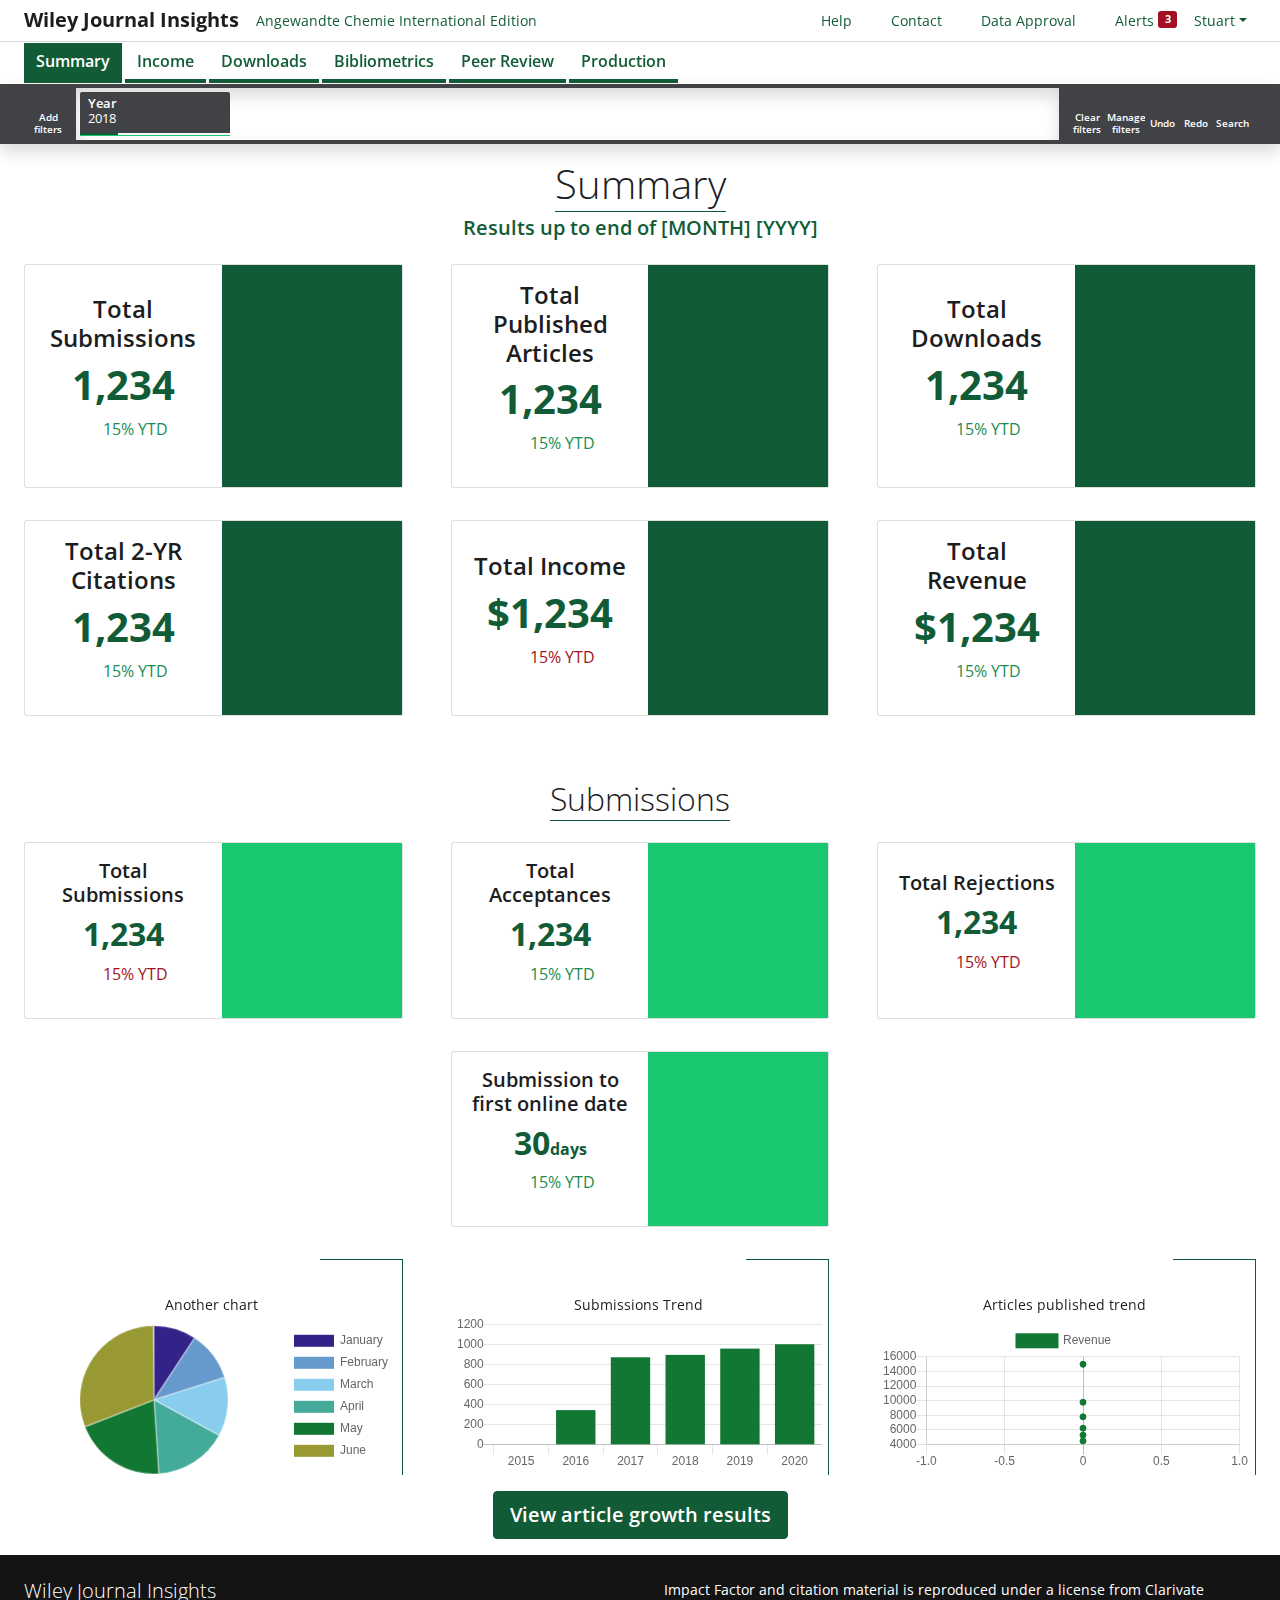
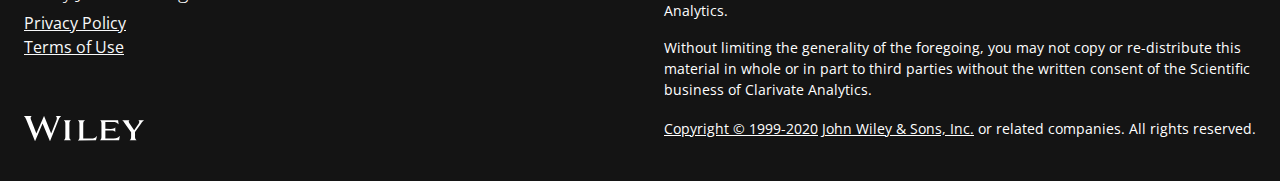
<file: boards/summary.html>
<!DOCTYPE html><html lang="en-us"><head><meta charset="utf-8"><meta name="viewport" content="width=device-width, initial-scale=1.0, shrink-to-fit=no"><title>wji-bs5</title><link rel="stylesheet" href="../assets/bootstrap/css/bootstrap.min.css"><link rel="stylesheet" href="https://fonts.googleapis.com/css?family=Open+Sans:300,400,600,700,800"><link rel="stylesheet" href="../assets/css/styles.min.css"><link rel="stylesheet" href="https://cdn.materialdesignicons.com/5.4.55/css/materialdesignicons.min.css"></head><body><header class="sticky-top"><div class="bg-white border-bottom"><div class="container-fluid"><div class="d-flex justify-content-between"><div class="d-flex flex-shrink-1 align-items-center" style="min-width: 0;"><div class="text-nowrap flex-shrink-0 flex-nowrap my-2"><span class="text-nowrap fw-bold h5">Wiley Journal Insights</span></div><div class="d-flex flex-shrink-1 align-self-stretch ms-2" style="min-width: 0;"><button class="btn btn-link btn-sm d-inline-flex flex-shrink-1 align-items-center w-100" type="button" data-bs-toggle="modal" data-bs-target="#modal--change-context" style="text-decoration: none;"><span class="text-nowrap text-truncate">Angewandte Chemie International Edition</span><span class="mdi mdi-sm mdi-pencil ms-1"></span></button></div></div><div class="d-flex"><div class="d-flex"><div class="btn-group btn-group-sm" role="group"><button class="btn btn-link btn-sm d-inline-flex d-md-none align-items-center position-relative" type="button"><span class="mdi mdi-menu"></span><span class="badge bg-danger ms-1 position-absolute" style="right: 4px;top: 4px;">3</span></button><button class="btn btn-link btn-sm d-none d-md-inline-flex align-items-center" type="button" style="text-decoration:none!important"><span class="mdi mdi-sm mdi-help-circle me-1"></span><span class="text-nowrap">Help</span></button><button class="btn btn-link btn-sm d-none d-md-inline-flex align-items-center" type="button" style="text-decoration:none!important"><span class="mdi mdi-sm mdi-chat me-1"></span><span class="text-nowrap">Contact</span></button><button class="btn btn-link btn-sm d-none d-md-inline-flex align-items-center" type="button" style="text-decoration:none!important"><span class="mdi mdi-sm mdi-check me-1"></span><span class="text-nowrap">Data Approval</span></button><button class="btn btn-link btn-sm d-none d-md-inline-flex align-items-center" type="button" style="text-decoration:none!important"><span class="mdi mdi-sm mdi-bell me-1"></span><span class="text-nowrap">Alerts</span><span class="badge bg-danger ms-1">3</span></button><div class="dropdown btn-group d-none d-md-inline-flex" role="group"><button class="btn btn-link btn-sm dropdown-toggle" aria-expanded="false" data-bs-toggle="dropdown" type="button" style="text-decoration:none!important">Stuart</button><div class="dropdown-menu dropdown-menu-end smaller"><a class="dropdown-item" href="#">Change Journal</a><a class="dropdown-item" href="#">Admin</a><div class="dropdown-divider"></div><a class="dropdown-item" href="#">Log out</a></div></div></div></div></div></div></div></div><div class="bg-white w-100 overflow-auto border-bottom border-top border-white" style="scroll-snap-type: x mandatory;"><div class="container-fluid"><div><div class="btn-group" role="group"><button class="btn btn-outline-primary active border rounded-0 border-0 border-bottom border-primary me-1" type="button" style="border-bottom-width: 4px!important; scroll-snap-align:start;">Summary</button><a class="btn btn-outline-primary border rounded-0 border-0 border-bottom border-primary me-1" role="button" style="border-bottom-width: 4px!important; scroll-snap-align:start;" href="income.html">Income</a><button class="btn btn-outline-primary border rounded-0 border-0 border-bottom border-primary me-1" type="button" style="border-bottom-width: 4px!important; scroll-snap-align:start;">Downloads</button><button class="btn btn-outline-primary border rounded-0 border-0 border-bottom border-primary me-1" type="button" style="border-bottom-width: 4px!important; scroll-snap-align:start;">Bibliometrics</button><button class="btn btn-outline-primary text-nowrap border rounded-0 border-0 border-bottom border-primary me-1" type="button" style="border-bottom-width: 4px!important; scroll-snap-align:start;">Peer Review</button><button class="btn btn-outline-primary border rounded-0 border-0 border-bottom border-primary me-1" type="button" style="border-bottom-width: 4px!important; scroll-snap-align:start;">Production</button></div></div></div></div><div class="shadow bg-gray"><div class="container-fluid"><div class="d-flex justify-content-between"><div class="d-flex align-items-center p-md-1"><div class="btn-group d-none d-md-inline-flex" role="group"><button class="btn btn-sm d-flex flex-column justify-content-center align-items-center p-1 btn-gray" type="button" style="max-width: 40px;"><span class="mdi mdi-filter-plus mdi-sm"></span><span class="text-center d-inline-flex flex-grow-1 align-items-center" style="font-size: 10px;line-height: 12px;">Add filters</span></button></div><button class="btn btn-secondary d-inline-flex d-md-none align-items-center" type="button"><span class="mdi-filter mdi me-1"></span><span class="text-center">Manage filters</span></button></div><div class="d-none d-md-flex flex-grow-1 p-md-1"><div class="bg-white d-flex p-1 w-100" style="box-shadow: inset 0 .5rem 1rem rgba(0,0,0,.15);"><button class="btn btn-sm d-inline-flex flex-column p-0 border-0 btn-gray" type="button" style="min-width: 150px;"><span class="d-flex flex-grow-1 ps-2 pe-1 py-1 w-100"><span class="d-inline-flex flex-column flex-grow-1 justify-content-start align-items-start" style="font-size: 13px;line-height: 15px;"><span>Year</span><span class="fw-normal">2018</span></span><span class="mdi mdi-close-circle mdi-sm ms-1"></span></span><span class="bg-light d-flex w-100 border-bottom border-secondary" style="height: 3px;"><span class="bg-primary d-inline-flex w-25"></span></span></button></div></div><div class="d-flex align-items-center p-md-1"><div class="btn-group d-none d-md-inline-flex" role="group"><button class="btn btn-sm d-flex flex-column justify-content-center align-items-center p-1 btn-gray" type="button" style="max-width: 40px;"><span class="mdi mdi-filter-remove mdi-sm"></span><span class="text-center d-inline-flex flex-grow-1 align-items-center" style="font-size: 10px;line-height: 12px;">Clear filters</span></button><button class="btn btn-sm d-flex flex-column justify-content-center align-items-center p-1 btn-gray" type="button" style="max-width: 40px;"><span class="mdi mdi-filter mdi-sm"></span><span class="text-center d-inline-flex flex-grow-1 align-items-center" style="font-size: 10px;line-height: 12px;">Manage filters</span></button><button class="btn btn-sm d-flex flex-column justify-content-center align-items-center p-1 btn-gray" type="button" style="max-width: 40px;"><span class="mdi mdi-undo mdi-sm"></span><span class="text-center d-inline-flex flex-grow-1 align-items-center" style="font-size: 10px;line-height: 12px;">Undo</span></button><button class="btn btn-sm d-flex flex-column justify-content-center align-items-center p-1 btn-gray" type="button" style="max-width: 40px;"><span class="mdi mdi-redo mdi-sm"></span><span class="text-center d-inline-flex flex-grow-1 align-items-center" style="font-size: 10px;line-height: 12px;">Redo</span></button><button class="btn btn-sm d-flex flex-column justify-content-center align-items-center p-1 btn-gray" type="button" style="max-width: 40px;"><span class="mdi mdi-magnify mdi-sm"></span><span class="text-center d-inline-flex flex-grow-1 align-items-center" style="font-size: 10px;line-height: 12px;">Search</span></button></div><button class="btn btn-secondary d-inline-flex d-md-none align-items-center" type="button"><span class="mdi-magnify mdi me-1"></span><span class="text-center">Search</span></button></div></div></div></div></header><main class="py-3"><div class="container-fluid"><section><h1 class="text-center text-primary fw-light"><span class="text-body border-primary border-bottom">Summary</span></h1><p class="text-center text-primary h5">Results up to end of [MONTH] [YYYY]​</p><section class="mb-5"><div class="row justify-content-center"><div class="col-12 col-md-6 col-xl-4 my-3"><div class="card h-100"><div class="card-body d-flex p-0"><div class="d-flex flex-fill"><div class="d-flex flex-column justify-content-center w-100 p-3"><h4 class="text-center">Total Submissions</h4><p class="text-center text-primary h1 fw-bolder">1,234</p><p class="text-center text-success d-flex justify-content-center align-items-center"><span class="mdi mdi-arrow-up"></span>15% YTD</p></div><div class="bg-primary d-flex justify-content-center align-items-center w-100"><span class="text-secondary mdi mdi-pencil-plus" style="font-size: 80px;width: 80px;height: 80px;"></span></div></div></div></div></div><div class="col-12 col-md-6 col-xl-4 my-3"><div class="card h-100"><div class="card-body d-flex p-0"><div class="d-flex flex-fill"><div class="d-flex flex-column justify-content-center w-100 p-3"><h4 class="text-center">Total Published Articles</h4><p class="text-center text-primary h1 fw-bolder">1,234</p><p class="text-center text-success d-flex justify-content-center align-items-center"><span class="mdi mdi-arrow-up"></span>15% YTD</p></div><div class="bg-primary d-flex justify-content-center align-items-center w-100"><span class="text-secondary mdi mdi-file-document-multiple-outline" style="font-size: 80px;width: 80px;height: 80px;"></span></div></div></div></div></div><div class="col-12 col-md-6 col-xl-4 my-3"><div class="card h-100"><div class="card-body d-flex p-0"><div class="d-flex flex-fill"><div class="d-flex flex-column justify-content-center w-100 p-3"><h4 class="text-center">Total Downloads</h4><p class="text-center text-primary h1 fw-bolder">1,234</p><p class="text-center text-success d-flex justify-content-center align-items-center"><span class="mdi mdi-arrow-up"></span>15% YTD</p></div><div class="bg-primary d-flex justify-content-center align-items-center w-100"><span class="text-secondary mdi mdi-download-circle-outline" style="font-size: 80px;width: 80px;height: 80px;"></span></div></div></div></div></div><div class="col-12 col-md-6 col-xl-4 my-3"><div class="card h-100"><div class="card-body d-flex p-0"><div class="d-flex flex-fill"><div class="d-flex flex-column justify-content-center w-100 p-3"><h4 class="text-center">Total 2-YR Citations</h4><p class="text-center text-primary h1 fw-bolder">1,234</p><p class="text-center text-success d-flex justify-content-center align-items-center"><span class="mdi mdi-arrow-up"></span>15% YTD</p></div><div class="bg-primary d-flex justify-content-center align-items-center w-100"><span class="text-secondary mdi mdi-format-quote-close-outline" style="font-size: 80px;width: 80px;height: 80px;"></span></div></div></div></div></div><div class="col-12 col-md-6 col-xl-4 my-3"><div class="card h-100"><div class="card-body d-flex p-0"><div class="d-flex flex-fill"><div class="d-flex flex-column justify-content-center w-100 p-3"><h4 class="text-center">Total Income</h4><p class="text-center text-primary h1 fw-bolder">$1,234</p><p class="text-center text-danger d-flex justify-content-center align-items-center"><span class="mdi mdi-arrow-down"></span>15% YTD</p></div><div class="bg-primary d-flex justify-content-center align-items-center w-100"><span class="text-secondary mdi mdi-currency-usd" style="font-size: 80px;width: 80px;height: 80px;"></span></div></div></div></div></div><div class="col-12 col-md-6 col-xl-4 my-3"><div class="card h-100"><div class="card-body d-flex p-0"><div class="d-flex flex-fill"><div class="d-flex flex-column justify-content-center w-100 p-3"><h4 class="text-center">Total Revenue</h4><p class="text-center text-primary h1 fw-bolder">$1,234</p><p class="text-center text-success d-flex justify-content-center align-items-center"><span class="mdi mdi-arrow-up"></span>15% YTD</p></div><div class="bg-primary d-flex justify-content-center align-items-center w-100"><span class="text-secondary mdi mdi-autorenew" style="font-size: 80px;width: 80px;height: 80px;"></span></div></div></div></div></div></div></section><section><h2 class="text-center text-primary fw-light"><span class="text-body border-primary border-bottom">Submissions</span></h2><div class="row justify-content-center"><div class="col-12 col-md-6 col-xl-4 col-xxl-3 my-3"><div class="card h-100"><div class="card-body d-flex p-0"><div class="d-flex flex-fill"><div class="d-flex flex-column justify-content-center w-100 p-3"><h4 class="text-center h5">Total Submissions</h4><p class="text-center text-primary h2 fw-bolder">1,234</p><p class="text-center text-danger d-flex justify-content-center align-items-center"><span class="mdi mdi-arrow-down"></span>15% YTD</p></div><div class="bg-secondary d-flex justify-content-center align-items-center w-100"><span class="text-primary mdi mdi-pencil-plus" style="font-size: 80px;width: 80px;height: 80px;"></span></div></div></div></div></div><div class="col-12 col-md-6 col-xl-4 col-xxl-3 my-3"><div class="card h-100"><div class="card-body d-flex p-0"><div class="d-flex flex-fill"><div class="d-flex flex-column justify-content-center w-100 p-3"><h4 class="text-center h5">Total Acceptances</h4><p class="text-center text-primary h2 fw-bolder">1,234</p><p class="text-center text-success d-flex justify-content-center align-items-center"><span class="mdi mdi-arrow-up"></span>15% YTD</p></div><div class="bg-secondary d-flex justify-content-center align-items-center w-100"><span class="text-primary mdi mdi-thumb-up-outline" style="font-size: 80px;width: 80px;height: 80px;"></span></div></div></div></div></div><div class="col-12 col-md-6 col-xl-4 col-xxl-3 my-3"><div class="card h-100"><div class="card-body d-flex p-0"><div class="d-flex flex-fill"><div class="d-flex flex-column justify-content-center w-100 p-3"><h4 class="text-center h5">Total Rejections</h4><p class="text-center text-primary h2 fw-bolder">1,234</p><p class="text-center text-danger d-flex justify-content-center align-items-center"><span class="mdi mdi-arrow-down"></span>15% YTD</p></div><div class="bg-secondary d-flex justify-content-center align-items-center w-100"><span class="text-primary mdi mdi-thumb-down-outline" style="font-size: 80px;width: 80px;height: 80px;"></span></div></div></div></div></div><div class="col-12 col-md-6 col-xl-4 col-xxl-3 my-3"><div class="card h-100"><div class="card-body d-flex p-0"><div class="d-flex flex-fill"><div class="d-flex flex-column justify-content-center w-100 p-3"><h4 class="text-center h5">Submission to first online date</h4><p class="text-center text-primary h2 fw-bolder">30<span style="font-size: 0.5em;">days</span></p><p class="text-center text-success d-flex justify-content-center align-items-center"><span class="mdi mdi-arrow-up"></span>15% YTD</p></div><div class="bg-secondary d-flex justify-content-center align-items-center w-100"><span class="text-primary mdi mdi-timer-outline" style="font-size: 80px;width: 80px;height: 80px;"></span></div></div></div></div></div></div><div class="row"><div class="col-12 col-md-6 col-lg-4"><div class="border-end border-primary my-3"><div class="text-end"><div class="btn-group btn-group-sm border-top border-primary" role="group"><button class="btn btn-link d-inline-flex justify-content-center align-items-center p-1" type="button"><span class="mdi mdi-sm mdi-information"></span></button><button class="btn btn-link d-inline-flex justify-content-center align-items-center p-1" type="button"><span class="mdi mdi-sm mdi-fullscreen"></span></button><button class="btn btn-link d-inline-flex justify-content-center align-items-center p-1" type="button"><span class="mdi mdi-sm mdi-camera"></span></button></div></div><div class="me-1"><canvas data-bss-chart="{&quot;type&quot;:&quot;pie&quot;,&quot;data&quot;:{&quot;labels&quot;:[&quot;January&quot;,&quot;February&quot;,&quot;March&quot;,&quot;April&quot;,&quot;May&quot;,&quot;June&quot;],&quot;datasets&quot;:[{&quot;label&quot;:&quot;Revenue&quot;,&quot;backgroundColor&quot;:[&quot;#332288&quot;,&quot;#6699cc&quot;,&quot;#88ccee&quot;,&quot;#44aa99&quot;,&quot;#117733&quot;,&quot;#999933&quot;],&quot;borderColor&quot;:[&quot;rgba(255,255,255,0.25)&quot;,&quot;rgba(255,255,255,0.25)&quot;,&quot;rgba(255,255,255,0.25)&quot;,&quot;rgba(255,255,255,0.25)&quot;,&quot;rgba(255,255,255,0.25)&quot;,&quot;rgba(255,255,255,0.25)&quot;],&quot;data&quot;:[&quot;4500&quot;,&quot;5300&quot;,&quot;6250&quot;,&quot;7800&quot;,&quot;9800&quot;,&quot;15000&quot;]}]},&quot;options&quot;:{&quot;maintainAspectRatio&quot;:true,&quot;legend&quot;:{&quot;display&quot;:true,&quot;position&quot;:&quot;right&quot;,&quot;labels&quot;:{&quot;fontStyle&quot;:&quot;normal&quot;}},&quot;title&quot;:{&quot;text&quot;:&quot;Another chart&quot;,&quot;display&quot;:true,&quot;fontColor&quot;:&quot;#1c1d1e&quot;,&quot;fontSize&quot;:14,&quot;fontFamily&quot;:&quot;'Open Sans', sans-serif&quot;,&quot;fontStyle&quot;:&quot;normal&quot;}}}"></canvas></div></div></div><div class="col-12 col-md-6 col-lg-4"><div class="border-end border-primary my-3"><div class="text-end"><div class="btn-group btn-group-sm border-top border-primary" role="group"><button class="btn btn-link d-inline-flex justify-content-center align-items-center p-1" type="button"><span class="mdi mdi-sm mdi-information"></span></button><button class="btn btn-link d-inline-flex justify-content-center align-items-center p-1" type="button"><span class="mdi mdi-sm mdi-fullscreen"></span></button><button class="btn btn-link d-inline-flex justify-content-center align-items-center p-1" type="button"><span class="mdi mdi-sm mdi-camera"></span></button></div></div><div class="me-1"><canvas data-bss-chart="{&quot;type&quot;:&quot;bar&quot;,&quot;data&quot;:{&quot;labels&quot;:[&quot;2015&quot;,&quot;2016&quot;,&quot;2017&quot;,&quot;2018&quot;,&quot;2019&quot;,&quot;2020&quot;],&quot;datasets&quot;:[{&quot;label&quot;:&quot;Submissions&quot;,&quot;backgroundColor&quot;:&quot;#117733&quot;,&quot;borderColor&quot;:&quot;&quot;,&quot;data&quot;:[&quot;0&quot;,&quot;346&quot;,&quot;876&quot;,&quot;900&quot;,&quot;963&quot;,&quot;1007&quot;]}]},&quot;options&quot;:{&quot;maintainAspectRatio&quot;:true,&quot;legend&quot;:{&quot;display&quot;:false,&quot;reverse&quot;:false,&quot;labels&quot;:{&quot;fontStyle&quot;:&quot;normal&quot;}},&quot;title&quot;:{&quot;text&quot;:&quot;Submissions Trend&quot;,&quot;display&quot;:true,&quot;position&quot;:&quot;top&quot;,&quot;fontFamily&quot;:&quot;'Open Sans', sans-serif&quot;,&quot;fontSize&quot;:14,&quot;fontColor&quot;:&quot;#1c1d1e&quot;,&quot;fontStyle&quot;:&quot;normal&quot;},&quot;scales&quot;:{&quot;xAxes&quot;:[{&quot;gridLines&quot;:{&quot;drawBorder&quot;:false,&quot;drawTicks&quot;:true,&quot;drawOnChartArea&quot;:false},&quot;ticks&quot;:{&quot;beginAtZero&quot;:true}}],&quot;yAxes&quot;:[{&quot;gridLines&quot;:{&quot;drawBorder&quot;:false,&quot;drawTicks&quot;:true,&quot;drawOnChartArea&quot;:true},&quot;ticks&quot;:{&quot;beginAtZero&quot;:true}}]}}}"></canvas></div></div></div><div class="col-12 col-md-6 col-lg-4"><div class="border-end border-primary my-3"><div class="text-end"><div class="btn-group btn-group-sm border-top border-primary" role="group"><button class="btn btn-link d-inline-flex justify-content-center align-items-center p-1" type="button"><span class="mdi mdi-sm mdi-information"></span></button><button class="btn btn-link d-inline-flex justify-content-center align-items-center p-1" type="button"><span class="mdi mdi-sm mdi-fullscreen"></span></button><button class="btn btn-link d-inline-flex justify-content-center align-items-center p-1" type="button"><span class="mdi mdi-sm mdi-camera"></span></button></div></div><div class="me-1"><canvas data-bss-chart="{&quot;type&quot;:&quot;scatter&quot;,&quot;data&quot;:{&quot;datasets&quot;:[{&quot;label&quot;:&quot;Revenue&quot;,&quot;backgroundColor&quot;:&quot;#117733&quot;,&quot;borderColor&quot;:&quot;#117733&quot;,&quot;data&quot;:[{&quot;x&quot;:&quot;&quot;,&quot;y&quot;:&quot;4500&quot;},{&quot;x&quot;:&quot;&quot;,&quot;y&quot;:&quot;5300&quot;},{&quot;x&quot;:&quot;&quot;,&quot;y&quot;:&quot;6250&quot;},{&quot;x&quot;:&quot;&quot;,&quot;y&quot;:&quot;7800&quot;},{&quot;x&quot;:&quot;&quot;,&quot;y&quot;:&quot;9800&quot;},{&quot;x&quot;:&quot;&quot;,&quot;y&quot;:&quot;15000&quot;}]}]},&quot;options&quot;:{&quot;maintainAspectRatio&quot;:true,&quot;legend&quot;:{&quot;display&quot;:true,&quot;labels&quot;:{&quot;fontStyle&quot;:&quot;normal&quot;}},&quot;title&quot;:{&quot;fontColor&quot;:&quot;#1c1d1e&quot;,&quot;fontSize&quot;:14,&quot;fontFamily&quot;:&quot;'Open Sans', sans-serif&quot;,&quot;display&quot;:true,&quot;text&quot;:&quot;Articles published trend&quot;,&quot;fontStyle&quot;:&quot;normal&quot;}}}"></canvas></div></div></div></div><button class="btn btn-primary btn-lg d-flex mx-auto" type="button">View article growth results</button></section></section></div></main><footer class="text-white bg-dark py-4"><div class="container-fluid"><div class="row"><div class="col-12 col-lg-6 text-center text-lg-start"><h2 class="h5 fw-light">Wiley Journal Insights</h2><ul class="list-unstyled"><li><a class="link-light" href="#">Privacy Policy</a></li><li><a class="link-light" href="#">Terms of Use</a></li></ul></div><div class="col-12 col-lg-6 text-center text-lg-start"><p class="small">Impact Factor and citation material is reproduced under a license from Clarivate Analytics.</p><p class="small">Without limiting the generality of the foregoing, you may not copy or re-distribute this material in whole or in part to third parties without the written consent of the Scientific business of Clarivate Analytics.</p></div></div><div class="row justify-content-between"><div class="col-12 col-lg-auto"><img class="d-block float-lg-end mx-auto my-3 mt-lg-0" src="../assets/img/wiley-wordmark-white.svg" width="120" alt="Wiley"></div><div class="col-12 col-lg-auto"><p class="text-center text-lg-start"><small><a class="text-reset" href="#">Copyright © 1999-2020</a>&nbsp;<a class="text-reset" href="#">John Wiley &amp; Sons, Inc.</a>&nbsp;or related companies. All rights reserved.</small></p></div></div></div></footer><div><div class="modal fade" role="dialog" tabindex="-1" id="modal--change-context"><div class="modal-dialog" role="document"><div class="modal-content"><div class="modal-header"><h4>Change context</h4><button type="button" class="btn-close" data-bs-dismiss="modal" aria-label="Close"></button></div><div class="modal-body"><section class="border-bottom mb-3"><p>You are currently browsing data for:</p><p>Journal - <strong>Angewandte Chemie International Edition</strong></p></section><section><form class="text-center"><div class="form-group mb-3"><label class="form-label">Context type</label><select class="form-select" id="selectContext"><option value="" selected="">Select context type</option><option value="13">Journal</option><option value="14">Society</option><option value="15">Subject</option></select></div><div class="d-none form-group mb-3" id="formGroupSociety"><label class="form-label">Select society</label><select class="form-select"><option value="" selected="">Select society</option><option value="13">AAA - American Association for Anatomy</option><option value="13">AAAS - American Association for the Advancement of Science</option><option value="13">AAAT - The American Acadamy of Addiction Psychiatry (AAAP)</option></select></div><div class="d-none form-group mb-3" id="formGroupJournal"><label class="form-label">Select journal</label><select class="form-select"><option value="" selected="">Select journal</option><option value="13">AAA - American Association for Anatomy</option><option value="13">AAAS - American Association for the Advancement of Science</option><option value="13">AAAT - The American Acadamy of Addiction Psychiatry (AAAP)</option></select></div><div class="d-none form-group mb-3" id="formGroupSubject"><label class="form-label">Select subject</label><select class="form-select"><option value="" selected="">Select subject</option><option value="13">AAA - American Association for Anatomy</option><option value="13">AAAS - American Association for the Advancement of Science</option><option value="13">AAAT - The American Acadamy of Addiction Psychiatry (AAAP)</option></select></div></form></section></div><div class="modal-footer"><button class="btn btn-light" type="button" data-bs-dismiss="modal">Close</button><button class="btn btn-primary" type="button">Change</button></div></div></div></div></div><script src="../assets/js/jquery.min.js"></script><script src="../assets/bootstrap/js/bootstrap.min.js"></script><script src="../assets/js/chart.min.js"></script><script src="../assets/js/script.min.js"></script></body></html>
</file>
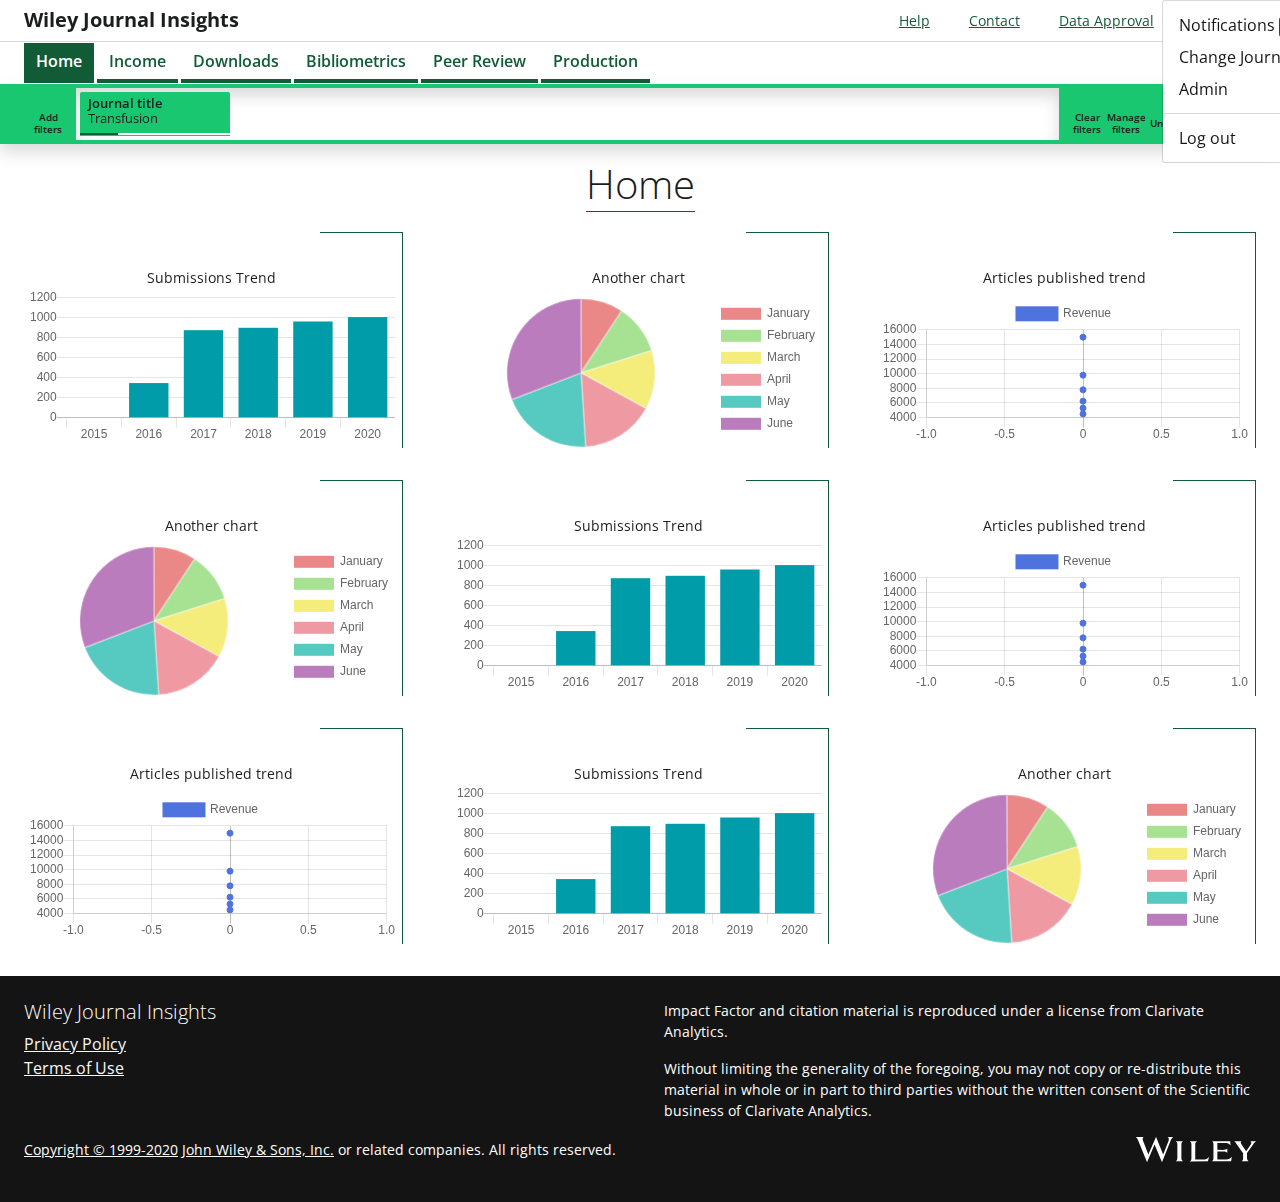
<file: boards/archive/home.html>
<!DOCTYPE html><html lang="en-us"><head><meta charset="utf-8"><meta name="viewport" content="width=device-width, initial-scale=1.0, shrink-to-fit=no"><title>wji-bs5</title><link rel="stylesheet" href="../../assets/bootstrap/css/bootstrap.min.css"><link rel="stylesheet" href="https://fonts.googleapis.com/css?family=Open+Sans:300,400,600,700,800"><link rel="stylesheet" href="../../assets/css/styles.min.css"><link rel="stylesheet" href="https://cdn.materialdesignicons.com/5.4.55/css/materialdesignicons.min.css"></head><body><header class="sticky-top"><div class="bg-white border-bottom"><div class="container-fluid"><div class="d-flex justify-content-between"><div class="d-flex align-items-center"><div class="my-2"><span class="text-nowrap fw-bold h5">Wiley Journal Insights</span></div></div><div class="d-flex"><div class="d-flex"><div class="btn-group btn-group-sm" role="group"><button class="btn btn-link btn-sm d-inline-flex d-md-none align-items-center position-relative" type="button"><span class="mdi mdi-menu"></span><span class="badge bg-danger ms-1 position-absolute" style="right: 4px;top: 4px;">3</span></button><button class="btn btn-link btn-sm d-none d-md-inline-flex align-items-center" type="button"><span class="mdi mdi-sm mdi-help-circle me-1"></span><span class="text-nowrap">Help</span></button><button class="btn btn-link btn-sm d-none d-md-inline-flex align-items-center" type="button"><span class="mdi mdi-sm mdi-chat me-1"></span><span class="text-nowrap">Contact</span></button><button class="btn btn-link btn-sm d-none d-md-inline-flex align-items-center" type="button"><span class="mdi mdi-sm mdi-check me-1"></span><span class="text-nowrap">Data Approval</span></button><div class="dropdown btn-group show d-none d-md-inline-flex" role="group"><button class="btn btn-link btn-sm dropdown-toggle" aria-expanded="true" data-bs-toggle="dropdown" type="button">Stuart<span class="badge bg-danger ms-1">3</span></button><div class="dropdown-menu dropdown-menu-end show smaller"><a class="dropdown-item" href="#">Notifications<span class="badge bg-danger ms-1">3</span></a><a class="dropdown-item" href="#">Change Journal</a><a class="dropdown-item" href="#">Admin</a><div class="dropdown-divider"></div><a class="dropdown-item" href="#">Log out</a></div></div></div></div></div></div></div></div><div class="bg-white w-100 overflow-auto border-bottom border-top border-white" style="scroll-snap-type: x mandatory;"><div class="container-fluid"><div><div class="btn-group" role="group"><button class="btn btn-outline-primary active border rounded-0 border-0 border-bottom border-primary me-1" type="button" style="border-bottom-width: 4px!important; scroll-snap-align:start;">Home</button><a class="btn btn-outline-primary border rounded-0 border-0 border-bottom border-primary me-1" role="button" style="border-bottom-width: 4px!important; scroll-snap-align:start;" href="../income.html">Income</a><button class="btn btn-outline-primary border rounded-0 border-0 border-bottom border-primary me-1" type="button" style="border-bottom-width: 4px!important; scroll-snap-align:start;">Downloads</button><button class="btn btn-outline-primary border rounded-0 border-0 border-bottom border-primary me-1" type="button" style="border-bottom-width: 4px!important; scroll-snap-align:start;">Bibliometrics</button><button class="btn btn-outline-primary text-nowrap border rounded-0 border-0 border-bottom border-primary me-1" type="button" style="border-bottom-width: 4px!important; scroll-snap-align:start;">Peer Review</button><button class="btn btn-outline-primary border rounded-0 border-0 border-bottom border-primary me-1" type="button" style="border-bottom-width: 4px!important; scroll-snap-align:start;">Production</button></div></div></div></div><div class="bg-secondary shadow"><div class="container-fluid"><div class="d-flex justify-content-between"><div class="d-flex align-items-center p-md-1"><div class="btn-group d-none d-md-inline-flex" role="group"><button class="btn btn-secondary btn-sm d-flex flex-column justify-content-center align-items-center p-1" type="button" style="max-width: 40px;"><span class="mdi mdi-filter-plus mdi-sm"></span><span class="text-center d-inline-flex flex-grow-1 align-items-center" style="font-size: 10px;line-height: 12px;">Add filters</span></button></div><button class="btn btn-secondary d-inline-flex d-md-none align-items-center" type="button"><span class="mdi-filter mdi me-1"></span><span class="text-center">Manage filters</span></button></div><div class="d-none d-md-flex flex-grow-1 p-md-1"><div class="bg-white d-flex p-1 w-100" style="box-shadow: inset 0 .5rem 1rem rgba(0,0,0,.15);"><button class="btn btn-secondary btn-sm d-inline-flex flex-column p-0 border-0" type="button" style="min-width: 150px;"><span class="d-flex flex-grow-1 ps-2 pe-1 py-1 w-100"><span class="d-inline-flex flex-column flex-grow-1 justify-content-start align-items-start" style="font-size: 13px;line-height: 15px;"><span>Journal title</span><span class="fw-normal">Transfusion</span></span><span class="mdi mdi-close-circle mdi-sm ms-1"></span></span><span class="bg-light d-flex w-100 border-bottom border-secondary" style="height: 3px;"><span class="bg-primary d-inline-flex w-25"></span></span></button></div></div><div class="d-flex align-items-center p-md-1"><div class="btn-group d-none d-md-inline-flex" role="group"><button class="btn btn-secondary btn-sm d-flex flex-column justify-content-center align-items-center p-1" type="button" style="max-width: 40px;"><span class="mdi mdi-filter-remove mdi-sm"></span><span class="text-center d-inline-flex flex-grow-1 align-items-center" style="font-size: 10px;line-height: 12px;">Clear filters</span></button><button class="btn btn-secondary btn-sm d-flex flex-column justify-content-center align-items-center p-1" type="button" style="max-width: 40px;"><span class="mdi mdi-filter mdi-sm"></span><span class="text-center d-inline-flex flex-grow-1 align-items-center" style="font-size: 10px;line-height: 12px;">Manage filters</span></button><button class="btn btn-secondary btn-sm d-flex flex-column justify-content-center align-items-center p-1" type="button" style="max-width: 40px;"><span class="mdi mdi-undo mdi-sm"></span><span class="text-center d-inline-flex flex-grow-1 align-items-center" style="font-size: 10px;line-height: 12px;">Undo</span></button><button class="btn btn-secondary btn-sm d-flex flex-column justify-content-center align-items-center p-1" type="button" style="max-width: 40px;"><span class="mdi mdi-redo mdi-sm"></span><span class="text-center d-inline-flex flex-grow-1 align-items-center" style="font-size: 10px;line-height: 12px;">Redo</span></button><button class="btn btn-secondary btn-sm d-flex flex-column justify-content-center align-items-center p-1" type="button" style="max-width: 40px;"><span class="mdi mdi-magnify mdi-sm"></span><span class="text-center d-inline-flex flex-grow-1 align-items-center" style="font-size: 10px;line-height: 12px;">Search</span></button></div><button class="btn btn-secondary d-inline-flex d-md-none align-items-center" type="button"><span class="mdi-magnify mdi me-1"></span><span class="text-center">Search</span></button></div></div></div></div></header><main class="py-3"><div class="container-fluid"><section><h1 class="text-center text-primary fw-light"><span class="text-body border-primary border-bottom">Home</span></h1><section><div class="row"><div class="col-12 col-md-6 col-lg-4"><div class="border-end border-primary my-3"><div class="text-end"><div class="btn-group btn-group-sm border-top border-primary" role="group"><button class="btn btn-link d-inline-flex justify-content-center align-items-center p-1" type="button"><span class="mdi mdi-sm mdi-information"></span></button><button class="btn btn-link d-inline-flex justify-content-center align-items-center p-1" type="button"><span class="mdi mdi-sm mdi-fullscreen"></span></button><button class="btn btn-link d-inline-flex justify-content-center align-items-center p-1" type="button"><span class="mdi mdi-sm mdi-camera"></span></button></div></div><div class="me-1"><canvas data-bss-chart="{&quot;type&quot;:&quot;bar&quot;,&quot;data&quot;:{&quot;labels&quot;:[&quot;2015&quot;,&quot;2016&quot;,&quot;2017&quot;,&quot;2018&quot;,&quot;2019&quot;,&quot;2020&quot;],&quot;datasets&quot;:[{&quot;label&quot;:&quot;Submissions&quot;,&quot;backgroundColor&quot;:&quot;#009ca9&quot;,&quot;borderColor&quot;:&quot;&quot;,&quot;data&quot;:[&quot;0&quot;,&quot;346&quot;,&quot;876&quot;,&quot;900&quot;,&quot;963&quot;,&quot;1007&quot;]}]},&quot;options&quot;:{&quot;maintainAspectRatio&quot;:true,&quot;legend&quot;:{&quot;display&quot;:false,&quot;reverse&quot;:false,&quot;labels&quot;:{&quot;fontStyle&quot;:&quot;normal&quot;}},&quot;title&quot;:{&quot;text&quot;:&quot;Submissions Trend&quot;,&quot;display&quot;:true,&quot;position&quot;:&quot;top&quot;,&quot;fontFamily&quot;:&quot;'Open Sans', sans-serif&quot;,&quot;fontSize&quot;:14,&quot;fontColor&quot;:&quot;#1c1d1e&quot;,&quot;fontStyle&quot;:&quot;normal&quot;},&quot;scales&quot;:{&quot;xAxes&quot;:[{&quot;gridLines&quot;:{&quot;drawBorder&quot;:false,&quot;drawTicks&quot;:true,&quot;drawOnChartArea&quot;:false},&quot;ticks&quot;:{&quot;beginAtZero&quot;:true}}],&quot;yAxes&quot;:[{&quot;gridLines&quot;:{&quot;drawBorder&quot;:false,&quot;drawTicks&quot;:true,&quot;drawOnChartArea&quot;:true},&quot;ticks&quot;:{&quot;beginAtZero&quot;:true}}]}}}"></canvas></div></div></div><div class="col-12 col-md-6 col-lg-4"><div class="border-end border-primary my-3"><div class="text-end"><div class="btn-group btn-group-sm border-top border-primary" role="group"><button class="btn btn-link d-inline-flex justify-content-center align-items-center p-1" type="button"><span class="mdi mdi-sm mdi-information"></span></button><button class="btn btn-link d-inline-flex justify-content-center align-items-center p-1" type="button"><span class="mdi mdi-sm mdi-fullscreen"></span></button><button class="btn btn-link d-inline-flex justify-content-center align-items-center p-1" type="button"><span class="mdi mdi-sm mdi-camera"></span></button></div></div><div class="me-1"><canvas data-bss-chart="{&quot;type&quot;:&quot;pie&quot;,&quot;data&quot;:{&quot;labels&quot;:[&quot;January&quot;,&quot;February&quot;,&quot;March&quot;,&quot;April&quot;,&quot;May&quot;,&quot;June&quot;],&quot;datasets&quot;:[{&quot;label&quot;:&quot;Revenue&quot;,&quot;backgroundColor&quot;:[&quot;rgba(213,15,15,0.5)&quot;,&quot;rgba(80,197,39,0.5)&quot;,&quot;rgb(244,237,124)&quot;,&quot;rgb(239,153,163)&quot;,&quot;rgb(86,201,193)&quot;,&quot;rgb(186,124,188)&quot;],&quot;borderColor&quot;:[&quot;rgba(255,255,255,0.25)&quot;,&quot;rgba(255,255,255,0.25)&quot;,&quot;rgba(255,255,255,0.25)&quot;,&quot;rgba(255,255,255,0.25)&quot;,&quot;rgba(255,255,255,0.25)&quot;,&quot;rgba(255,255,255,0.25)&quot;],&quot;data&quot;:[&quot;4500&quot;,&quot;5300&quot;,&quot;6250&quot;,&quot;7800&quot;,&quot;9800&quot;,&quot;15000&quot;]}]},&quot;options&quot;:{&quot;maintainAspectRatio&quot;:true,&quot;legend&quot;:{&quot;display&quot;:true,&quot;position&quot;:&quot;right&quot;,&quot;labels&quot;:{&quot;fontStyle&quot;:&quot;normal&quot;}},&quot;title&quot;:{&quot;text&quot;:&quot;Another chart&quot;,&quot;display&quot;:true,&quot;fontColor&quot;:&quot;#1c1d1e&quot;,&quot;fontSize&quot;:14,&quot;fontFamily&quot;:&quot;'Open Sans', sans-serif&quot;,&quot;fontStyle&quot;:&quot;normal&quot;}}}"></canvas></div></div></div><div class="col-12 col-md-6 col-lg-4"><div class="border-end border-primary my-3"><div class="text-end"><div class="btn-group btn-group-sm border-top border-primary" role="group"><button class="btn btn-link d-inline-flex justify-content-center align-items-center p-1" type="button"><span class="mdi mdi-sm mdi-information"></span></button><button class="btn btn-link d-inline-flex justify-content-center align-items-center p-1" type="button"><span class="mdi mdi-sm mdi-fullscreen"></span></button><button class="btn btn-link d-inline-flex justify-content-center align-items-center p-1" type="button"><span class="mdi mdi-sm mdi-camera"></span></button></div></div><div class="me-1"><canvas data-bss-chart="{&quot;type&quot;:&quot;scatter&quot;,&quot;data&quot;:{&quot;datasets&quot;:[{&quot;label&quot;:&quot;Revenue&quot;,&quot;backgroundColor&quot;:&quot;#4e73df&quot;,&quot;borderColor&quot;:&quot;#4e73df&quot;,&quot;data&quot;:[{&quot;x&quot;:&quot;&quot;,&quot;y&quot;:&quot;4500&quot;},{&quot;x&quot;:&quot;&quot;,&quot;y&quot;:&quot;5300&quot;},{&quot;x&quot;:&quot;&quot;,&quot;y&quot;:&quot;6250&quot;},{&quot;x&quot;:&quot;&quot;,&quot;y&quot;:&quot;7800&quot;},{&quot;x&quot;:&quot;&quot;,&quot;y&quot;:&quot;9800&quot;},{&quot;x&quot;:&quot;&quot;,&quot;y&quot;:&quot;15000&quot;}]}]},&quot;options&quot;:{&quot;maintainAspectRatio&quot;:true,&quot;legend&quot;:{&quot;display&quot;:true,&quot;labels&quot;:{&quot;fontStyle&quot;:&quot;normal&quot;}},&quot;title&quot;:{&quot;fontColor&quot;:&quot;#1c1d1e&quot;,&quot;fontSize&quot;:14,&quot;fontFamily&quot;:&quot;'Open Sans', sans-serif&quot;,&quot;display&quot;:true,&quot;text&quot;:&quot;Articles published trend&quot;,&quot;fontStyle&quot;:&quot;normal&quot;}}}"></canvas></div></div></div></div></section><section><div class="row"><div class="col-12 col-md-6 col-lg-4"><div class="border-end border-primary my-3"><div class="text-end"><div class="btn-group btn-group-sm border-top border-primary" role="group"><button class="btn btn-link d-inline-flex justify-content-center align-items-center p-1" type="button"><span class="mdi mdi-sm mdi-information"></span></button><button class="btn btn-link d-inline-flex justify-content-center align-items-center p-1" type="button"><span class="mdi mdi-sm mdi-fullscreen"></span></button><button class="btn btn-link d-inline-flex justify-content-center align-items-center p-1" type="button"><span class="mdi mdi-sm mdi-camera"></span></button></div></div><div class="me-1"><canvas data-bss-chart="{&quot;type&quot;:&quot;pie&quot;,&quot;data&quot;:{&quot;labels&quot;:[&quot;January&quot;,&quot;February&quot;,&quot;March&quot;,&quot;April&quot;,&quot;May&quot;,&quot;June&quot;],&quot;datasets&quot;:[{&quot;label&quot;:&quot;Revenue&quot;,&quot;backgroundColor&quot;:[&quot;rgba(213,15,15,0.5)&quot;,&quot;rgba(80,197,39,0.5)&quot;,&quot;rgb(244,237,124)&quot;,&quot;rgb(239,153,163)&quot;,&quot;rgb(86,201,193)&quot;,&quot;rgb(186,124,188)&quot;],&quot;borderColor&quot;:[&quot;rgba(255,255,255,0.25)&quot;,&quot;rgba(255,255,255,0.25)&quot;,&quot;rgba(255,255,255,0.25)&quot;,&quot;rgba(255,255,255,0.25)&quot;,&quot;rgba(255,255,255,0.25)&quot;,&quot;rgba(255,255,255,0.25)&quot;],&quot;data&quot;:[&quot;4500&quot;,&quot;5300&quot;,&quot;6250&quot;,&quot;7800&quot;,&quot;9800&quot;,&quot;15000&quot;]}]},&quot;options&quot;:{&quot;maintainAspectRatio&quot;:true,&quot;legend&quot;:{&quot;display&quot;:true,&quot;position&quot;:&quot;right&quot;,&quot;labels&quot;:{&quot;fontStyle&quot;:&quot;normal&quot;}},&quot;title&quot;:{&quot;text&quot;:&quot;Another chart&quot;,&quot;display&quot;:true,&quot;fontColor&quot;:&quot;#1c1d1e&quot;,&quot;fontSize&quot;:14,&quot;fontFamily&quot;:&quot;'Open Sans', sans-serif&quot;,&quot;fontStyle&quot;:&quot;normal&quot;}}}"></canvas></div></div></div><div class="col-12 col-md-6 col-lg-4"><div class="border-end border-primary my-3"><div class="text-end"><div class="btn-group btn-group-sm border-top border-primary" role="group"><button class="btn btn-link d-inline-flex justify-content-center align-items-center p-1" type="button"><span class="mdi mdi-sm mdi-information"></span></button><button class="btn btn-link d-inline-flex justify-content-center align-items-center p-1" type="button"><span class="mdi mdi-sm mdi-fullscreen"></span></button><button class="btn btn-link d-inline-flex justify-content-center align-items-center p-1" type="button"><span class="mdi mdi-sm mdi-camera"></span></button></div></div><div class="me-1"><canvas data-bss-chart="{&quot;type&quot;:&quot;bar&quot;,&quot;data&quot;:{&quot;labels&quot;:[&quot;2015&quot;,&quot;2016&quot;,&quot;2017&quot;,&quot;2018&quot;,&quot;2019&quot;,&quot;2020&quot;],&quot;datasets&quot;:[{&quot;label&quot;:&quot;Submissions&quot;,&quot;backgroundColor&quot;:&quot;#009ca9&quot;,&quot;borderColor&quot;:&quot;&quot;,&quot;data&quot;:[&quot;0&quot;,&quot;346&quot;,&quot;876&quot;,&quot;900&quot;,&quot;963&quot;,&quot;1007&quot;]}]},&quot;options&quot;:{&quot;maintainAspectRatio&quot;:true,&quot;legend&quot;:{&quot;display&quot;:false,&quot;reverse&quot;:false,&quot;labels&quot;:{&quot;fontStyle&quot;:&quot;normal&quot;}},&quot;title&quot;:{&quot;text&quot;:&quot;Submissions Trend&quot;,&quot;display&quot;:true,&quot;position&quot;:&quot;top&quot;,&quot;fontFamily&quot;:&quot;'Open Sans', sans-serif&quot;,&quot;fontSize&quot;:14,&quot;fontColor&quot;:&quot;#1c1d1e&quot;,&quot;fontStyle&quot;:&quot;normal&quot;},&quot;scales&quot;:{&quot;xAxes&quot;:[{&quot;gridLines&quot;:{&quot;drawBorder&quot;:false,&quot;drawTicks&quot;:true,&quot;drawOnChartArea&quot;:false},&quot;ticks&quot;:{&quot;beginAtZero&quot;:true}}],&quot;yAxes&quot;:[{&quot;gridLines&quot;:{&quot;drawBorder&quot;:false,&quot;drawTicks&quot;:true,&quot;drawOnChartArea&quot;:true},&quot;ticks&quot;:{&quot;beginAtZero&quot;:true}}]}}}"></canvas></div></div></div><div class="col-12 col-md-6 col-lg-4"><div class="border-end border-primary my-3"><div class="text-end"><div class="btn-group btn-group-sm border-top border-primary" role="group"><button class="btn btn-link d-inline-flex justify-content-center align-items-center p-1" type="button"><span class="mdi mdi-sm mdi-information"></span></button><button class="btn btn-link d-inline-flex justify-content-center align-items-center p-1" type="button"><span class="mdi mdi-sm mdi-fullscreen"></span></button><button class="btn btn-link d-inline-flex justify-content-center align-items-center p-1" type="button"><span class="mdi mdi-sm mdi-camera"></span></button></div></div><div class="me-1"><canvas data-bss-chart="{&quot;type&quot;:&quot;scatter&quot;,&quot;data&quot;:{&quot;datasets&quot;:[{&quot;label&quot;:&quot;Revenue&quot;,&quot;backgroundColor&quot;:&quot;#4e73df&quot;,&quot;borderColor&quot;:&quot;#4e73df&quot;,&quot;data&quot;:[{&quot;x&quot;:&quot;&quot;,&quot;y&quot;:&quot;4500&quot;},{&quot;x&quot;:&quot;&quot;,&quot;y&quot;:&quot;5300&quot;},{&quot;x&quot;:&quot;&quot;,&quot;y&quot;:&quot;6250&quot;},{&quot;x&quot;:&quot;&quot;,&quot;y&quot;:&quot;7800&quot;},{&quot;x&quot;:&quot;&quot;,&quot;y&quot;:&quot;9800&quot;},{&quot;x&quot;:&quot;&quot;,&quot;y&quot;:&quot;15000&quot;}]}]},&quot;options&quot;:{&quot;maintainAspectRatio&quot;:true,&quot;legend&quot;:{&quot;display&quot;:true,&quot;labels&quot;:{&quot;fontStyle&quot;:&quot;normal&quot;}},&quot;title&quot;:{&quot;fontColor&quot;:&quot;#1c1d1e&quot;,&quot;fontSize&quot;:14,&quot;fontFamily&quot;:&quot;'Open Sans', sans-serif&quot;,&quot;display&quot;:true,&quot;text&quot;:&quot;Articles published trend&quot;,&quot;fontStyle&quot;:&quot;normal&quot;}}}"></canvas></div></div></div></div></section><section><div class="row"><div class="col-12 col-md-6 col-lg-4"><div class="border-end border-primary my-3"><div class="text-end"><div class="btn-group btn-group-sm border-top border-primary" role="group"><button class="btn btn-link d-inline-flex justify-content-center align-items-center p-1" type="button"><span class="mdi mdi-sm mdi-information"></span></button><button class="btn btn-link d-inline-flex justify-content-center align-items-center p-1" type="button"><span class="mdi mdi-sm mdi-fullscreen"></span></button><button class="btn btn-link d-inline-flex justify-content-center align-items-center p-1" type="button"><span class="mdi mdi-sm mdi-camera"></span></button></div></div><div class="me-1"><canvas data-bss-chart="{&quot;type&quot;:&quot;scatter&quot;,&quot;data&quot;:{&quot;datasets&quot;:[{&quot;label&quot;:&quot;Revenue&quot;,&quot;backgroundColor&quot;:&quot;#4e73df&quot;,&quot;borderColor&quot;:&quot;#4e73df&quot;,&quot;data&quot;:[{&quot;x&quot;:&quot;&quot;,&quot;y&quot;:&quot;4500&quot;},{&quot;x&quot;:&quot;&quot;,&quot;y&quot;:&quot;5300&quot;},{&quot;x&quot;:&quot;&quot;,&quot;y&quot;:&quot;6250&quot;},{&quot;x&quot;:&quot;&quot;,&quot;y&quot;:&quot;7800&quot;},{&quot;x&quot;:&quot;&quot;,&quot;y&quot;:&quot;9800&quot;},{&quot;x&quot;:&quot;&quot;,&quot;y&quot;:&quot;15000&quot;}]}]},&quot;options&quot;:{&quot;maintainAspectRatio&quot;:true,&quot;legend&quot;:{&quot;display&quot;:true,&quot;labels&quot;:{&quot;fontStyle&quot;:&quot;normal&quot;}},&quot;title&quot;:{&quot;fontColor&quot;:&quot;#1c1d1e&quot;,&quot;fontSize&quot;:14,&quot;fontFamily&quot;:&quot;'Open Sans', sans-serif&quot;,&quot;display&quot;:true,&quot;text&quot;:&quot;Articles published trend&quot;,&quot;fontStyle&quot;:&quot;normal&quot;}}}"></canvas></div></div></div><div class="col-12 col-md-6 col-lg-4"><div class="border-end border-primary my-3"><div class="text-end"><div class="btn-group btn-group-sm border-top border-primary" role="group"><button class="btn btn-link d-inline-flex justify-content-center align-items-center p-1" type="button"><span class="mdi mdi-sm mdi-information"></span></button><button class="btn btn-link d-inline-flex justify-content-center align-items-center p-1" type="button"><span class="mdi mdi-sm mdi-fullscreen"></span></button><button class="btn btn-link d-inline-flex justify-content-center align-items-center p-1" type="button"><span class="mdi mdi-sm mdi-camera"></span></button></div></div><div class="me-1"><canvas data-bss-chart="{&quot;type&quot;:&quot;bar&quot;,&quot;data&quot;:{&quot;labels&quot;:[&quot;2015&quot;,&quot;2016&quot;,&quot;2017&quot;,&quot;2018&quot;,&quot;2019&quot;,&quot;2020&quot;],&quot;datasets&quot;:[{&quot;label&quot;:&quot;Submissions&quot;,&quot;backgroundColor&quot;:&quot;#009ca9&quot;,&quot;borderColor&quot;:&quot;&quot;,&quot;data&quot;:[&quot;0&quot;,&quot;346&quot;,&quot;876&quot;,&quot;900&quot;,&quot;963&quot;,&quot;1007&quot;]}]},&quot;options&quot;:{&quot;maintainAspectRatio&quot;:true,&quot;legend&quot;:{&quot;display&quot;:false,&quot;reverse&quot;:false,&quot;labels&quot;:{&quot;fontStyle&quot;:&quot;normal&quot;}},&quot;title&quot;:{&quot;text&quot;:&quot;Submissions Trend&quot;,&quot;display&quot;:true,&quot;position&quot;:&quot;top&quot;,&quot;fontFamily&quot;:&quot;'Open Sans', sans-serif&quot;,&quot;fontSize&quot;:14,&quot;fontColor&quot;:&quot;#1c1d1e&quot;,&quot;fontStyle&quot;:&quot;normal&quot;},&quot;scales&quot;:{&quot;xAxes&quot;:[{&quot;gridLines&quot;:{&quot;drawBorder&quot;:false,&quot;drawTicks&quot;:true,&quot;drawOnChartArea&quot;:false},&quot;ticks&quot;:{&quot;beginAtZero&quot;:true}}],&quot;yAxes&quot;:[{&quot;gridLines&quot;:{&quot;drawBorder&quot;:false,&quot;drawTicks&quot;:true,&quot;drawOnChartArea&quot;:true},&quot;ticks&quot;:{&quot;beginAtZero&quot;:true}}]}}}"></canvas></div></div></div><div class="col-12 col-md-6 col-lg-4"><div class="border-end border-primary my-3"><div class="text-end"><div class="btn-group btn-group-sm border-top border-primary" role="group"><button class="btn btn-link d-inline-flex justify-content-center align-items-center p-1" type="button"><span class="mdi mdi-sm mdi-information"></span></button><button class="btn btn-link d-inline-flex justify-content-center align-items-center p-1" type="button"><span class="mdi mdi-sm mdi-fullscreen"></span></button><button class="btn btn-link d-inline-flex justify-content-center align-items-center p-1" type="button"><span class="mdi mdi-sm mdi-camera"></span></button></div></div><div class="me-1"><canvas data-bss-chart="{&quot;type&quot;:&quot;pie&quot;,&quot;data&quot;:{&quot;labels&quot;:[&quot;January&quot;,&quot;February&quot;,&quot;March&quot;,&quot;April&quot;,&quot;May&quot;,&quot;June&quot;],&quot;datasets&quot;:[{&quot;label&quot;:&quot;Revenue&quot;,&quot;backgroundColor&quot;:[&quot;rgba(213,15,15,0.5)&quot;,&quot;rgba(80,197,39,0.5)&quot;,&quot;rgb(244,237,124)&quot;,&quot;rgb(239,153,163)&quot;,&quot;rgb(86,201,193)&quot;,&quot;rgb(186,124,188)&quot;],&quot;borderColor&quot;:[&quot;rgba(255,255,255,0.25)&quot;,&quot;rgba(255,255,255,0.25)&quot;,&quot;rgba(255,255,255,0.25)&quot;,&quot;rgba(255,255,255,0.25)&quot;,&quot;rgba(255,255,255,0.25)&quot;,&quot;rgba(255,255,255,0.25)&quot;],&quot;data&quot;:[&quot;4500&quot;,&quot;5300&quot;,&quot;6250&quot;,&quot;7800&quot;,&quot;9800&quot;,&quot;15000&quot;]}]},&quot;options&quot;:{&quot;maintainAspectRatio&quot;:true,&quot;legend&quot;:{&quot;display&quot;:true,&quot;position&quot;:&quot;right&quot;,&quot;labels&quot;:{&quot;fontStyle&quot;:&quot;normal&quot;}},&quot;title&quot;:{&quot;text&quot;:&quot;Another chart&quot;,&quot;display&quot;:true,&quot;fontColor&quot;:&quot;#1c1d1e&quot;,&quot;fontSize&quot;:14,&quot;fontFamily&quot;:&quot;'Open Sans', sans-serif&quot;,&quot;fontStyle&quot;:&quot;normal&quot;}}}"></canvas></div></div></div></div></section></section></div></main><footer class="text-white bg-dark py-4"><div class="container-fluid"><div class="row"><div class="col-12 col-lg-6 text-center text-lg-start"><h2 class="h5 fw-light">Wiley Journal Insights</h2><ul class="list-unstyled"><li><a class="link-light" href="#">Privacy Policy</a></li><li><a class="link-light" href="#">Terms of Use</a></li></ul></div><div class="col-12 col-lg-6 text-center text-lg-start"><p class="small">Impact Factor and citation material is reproduced under a license from Clarivate Analytics.</p><p class="small">Without limiting the generality of the foregoing, you may not copy or re-distribute this material in whole or in part to third parties without the written consent of the Scientific business of Clarivate Analytics.</p></div></div><div class="row justify-content-between"><div class="col-12 col-lg-auto order-lg-2"><img class="d-block float-lg-end mx-auto my-3 mt-lg-0" src="../../assets/img/wiley-wordmark-white.svg" width="120" alt="Wiley"></div><div class="col-12 col-lg-auto order-lg-1"><p class="text-center text-lg-start"><small><a class="text-reset" href="#">Copyright © 1999-2020</a>&nbsp;<a class="text-reset" href="#">John Wiley &amp; Sons, Inc.</a>&nbsp;or related companies. All rights reserved.</small></p></div></div></div></footer><script src="../../assets/js/jquery.min.js"></script><script src="../../assets/bootstrap/js/bootstrap.min.js"></script><script src="../../assets/js/chart.min.js"></script><script src="../../assets/js/script.min.js"></script></body></html>
</file>
<file: assets/css/styles.min.css>
.material-icons,.mdi{display:inline-block;text-align:center;vertical-align:middle;cursor:inherit;line-height:1;font-size:24px;width:24px;height:24px;box-sizing:content-box}.mdi-set,.mdi:before{display:block}.mdi-sm{font-size:18px!important;width:18px!important;height:18px!important}.mdi-lg{font-size:36px!important;width:36px!important;height:36px!important}.mdi-xl{font-size:48px!important;width:48px!important;height:48px!important}.sticky-top{position:-webkit-sticky;position:sticky;top:0;z-index:1020}.short-underline{position:relative;display:inline-block}.short-underline::after{content:"";position:absolute;width:100%;max-width:4rem;bottom:-.2em;left:0;border-bottom:2px solid;border-bottom-color:inherit}a.short-underline::after{transition-duration:.25s;transition-property:max-width}a.short-underline:hover::after{max-width:50%}.short-underline.text-uppercase::after{bottom:0}
</file>
